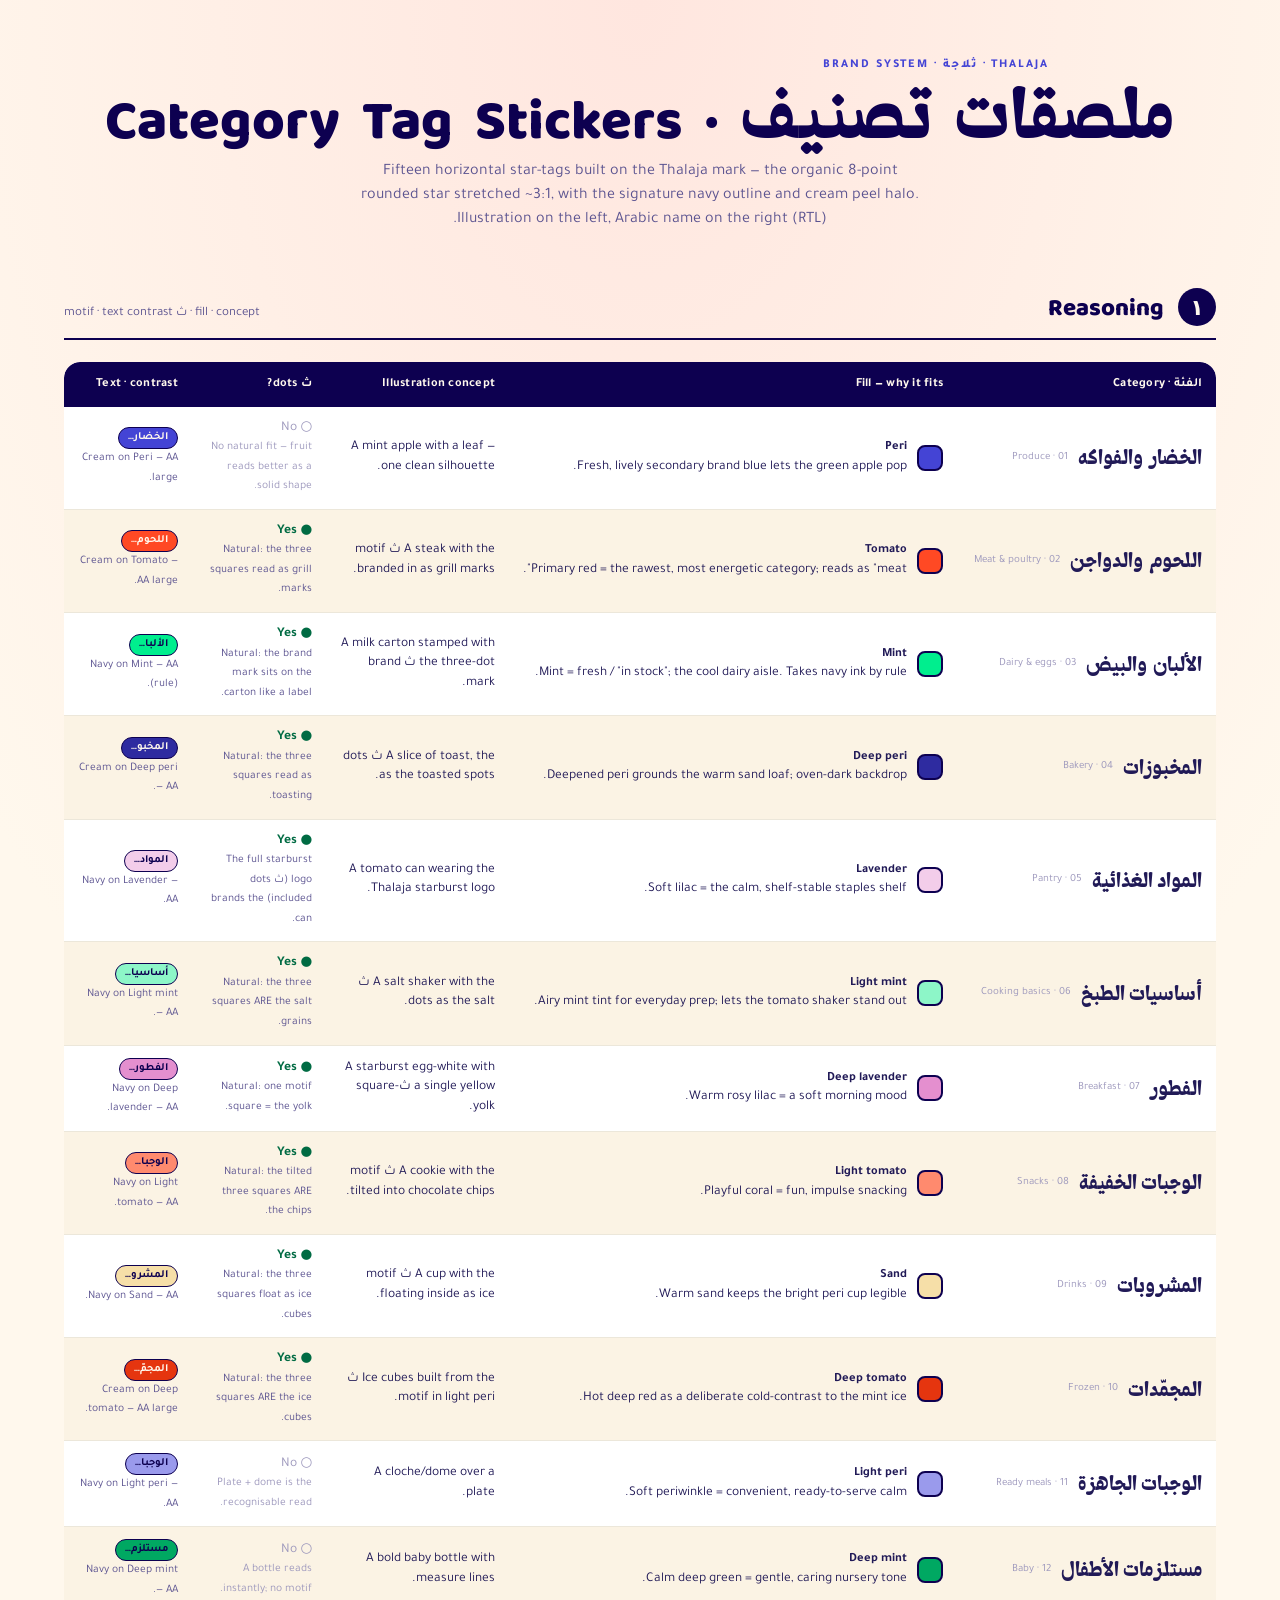
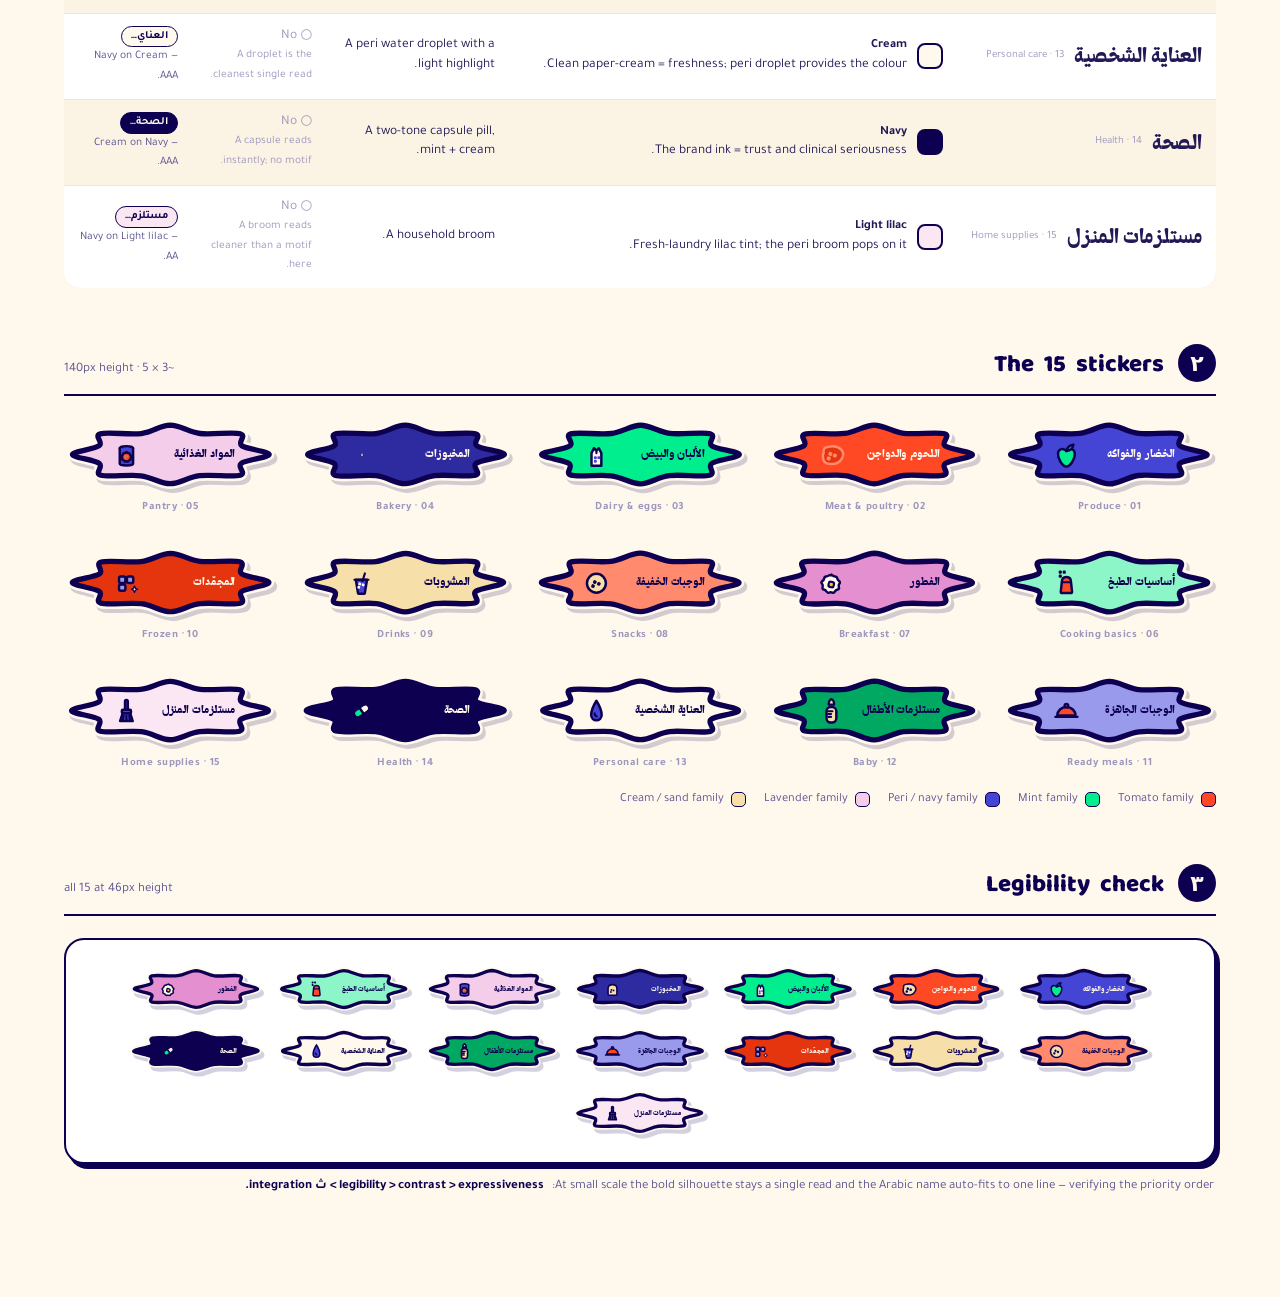
<file: Documentation/assets/Thalaja_Design_System/deliverables/Category Tag Stickers.html>
<!DOCTYPE html>
<html lang="ar" dir="rtl">
<head>
<meta charset="utf-8">
<meta name="viewport" content="width=device-width, initial-scale=1">
<title>Thalaja — Category Tag Stickers</title>
<link rel="stylesheet" href="../styles.css">
<style>
  :root {
    --tomato:#FF4924; --lt-tomato:#FF8A6E; --dp-tomato:#E5350F;
    --mint:#00EE8E;   --lt-mint:#8DF6C8;   --dp-mint:#00A862;
    --peri:#4444D5;   --lt-peri:#9A9AEC;   --dp-peri:#2E2BA0;
    --lav:#F3CDEA;    --dp-lav:#E48FCF;    --lt-lav:#FBE6F4;
    --sand:#F6DFA8;
    --navy:#0D0050;   --cream:#FFF8ED;
  }
  * { box-sizing: border-box; }
  html, body { margin:0; }
  body {
    background:
      radial-gradient(120% 80% at 50% 0%, #ffe6df 0%, var(--cream) 55%);
    color: var(--navy);
    font-family: var(--font-body);
    min-height: 100vh;
    padding: 56px clamp(20px, 5vw, 72px) 100px;
  }
  .wrap { max-width: 1280px; margin: 0 auto; }

  /* ── Masthead ─────────────────────────────── */
  .mast { text-align: center; margin-bottom: 14px; }
  .mast .kicker {
    font-family: var(--font-body); font-weight: 800;
    font-size: 12px; letter-spacing: .16em; text-transform: uppercase;
    color: var(--indigo); margin: 0 0 10px;
  }
  .mast h1 {
    font-family: var(--font-display);
    font-size: clamp(34px, 5vw, 56px); line-height: 1.15;
    margin: 0; color: var(--navy); font-weight: 800;
  }
  .mast p {
    font-size: 16px; color: var(--ink-500); max-width: 560px;
    margin: 12px auto 0; line-height: 1.5;
  }

  /* ── Section frame ────────────────────────── */
  .sec { margin-top: 56px; }
  .sec-head { display:flex; align-items:baseline; gap:14px; margin-bottom:22px;
    border-bottom: 2.5px solid var(--navy); padding-bottom: 12px; }
  .sec-head .no {
    font-family: var(--font-display); font-weight:800; font-size: 22px;
    color: var(--cream); background: var(--navy);
    width: 38px; height: 38px; border-radius: 999px;
    display:grid; place-items:center; flex:0 0 auto;
  }
  .sec-head h2 { font-family: var(--font-display); font-weight:800;
    font-size: 24px; margin:0; color: var(--navy); }
  .sec-head .meta { font-size: 13px; color: var(--ink-500); margin-right:auto; }

  /* ── Reasoning table ──────────────────────── */
  .tbl-scroll { overflow-x: auto; border-radius: 16px; }
  table { border-collapse: collapse; width:100%; min-width: 880px;
    background: var(--white); border-radius: 16px; overflow:hidden;
    box-shadow: 4px 5px 0 rgba(13,0,80,.10); }
  thead th {
    background: var(--navy); color: var(--cream); text-align: right;
    font-family: var(--font-body); font-weight:700; font-size: 12.5px;
    letter-spacing:.02em; padding: 13px 14px; white-space: nowrap;
  }
  tbody td { padding: 12px 14px; font-size: 13.5px; line-height:1.45;
    border-bottom: 1.5px solid var(--border-soft); color: var(--text-body);
    vertical-align: middle; }
  tbody tr:last-child td { border-bottom: none; }
  tbody tr:nth-child(even) td { background: var(--surface-sunken); }
  .cat-cell { display:flex; align-items:center; gap:10px; white-space:nowrap; }
  .cat-cell .ar { font-family: var(--font-display); font-weight:800; font-size:16px; }
  .cat-cell .en { font-size:11px; color: var(--ink-300); }
  .swatch { width: 26px; height: 26px; border-radius: 8px;
    border: 2px solid var(--navy); flex:0 0 auto; }
  .fillname { font-weight:700; font-size:12.5px; white-space:nowrap; }
  .dot-yes { color: var(--success-ink); font-weight:700; }
  .dot-no  { color: var(--ink-300); }
  .pill { display:inline-block; padding: 2px 9px; border-radius:999px;
    font-size:11px; font-weight:700; border:1.5px solid var(--navy); }

  /* ── Sticker grid ─────────────────────────── */
  .grid { display:grid; grid-template-columns: repeat(5, 1fr);
    gap: 30px 22px; align-items:center; justify-items:center; }
  .cell { display:flex; flex-direction:column; align-items:center; gap:9px;
    width:100%; max-width: 408px; }
  .cell .idx { font-size:11px; font-weight:700; color: var(--ink-300);
    font-family: var(--font-body); letter-spacing:.04em; text-align:center; }
  /* fluid sticker: fills its cell, never taller than ~140px (aspect 320:110) */
  .cell .sticker { width:100%; aspect-ratio: 320 / 110; }

  .sticker { position: relative; line-height:0; }
  .sticker .star { display:block; width:100%; height:100%;
    filter: drop-shadow(3px 4px 0 rgba(13,0,80,.18)); }
  .sticker .content {
    position:absolute; left:19.5%; right:19.5%; top:26%; bottom:26%;
    display:flex; flex-direction:row; align-items:center; gap:5%;
    direction: ltr;
  }
  .sticker .art { flex:0 0 33%; height:100%;
    display:flex; align-items:center; justify-content:center; }
  .sticker .art svg { width:100%; height:100%; overflow:visible;
    display:block; max-height:118%; }
  .sticker .label {
    flex:1 1 auto; min-width:0; direction: rtl; text-align: right;
    font-family: var(--font-display); font-weight:800;
    white-space: nowrap; line-height:1; letter-spacing:-0.01em;
  }

  /* ── Legibility strip ─────────────────────── */
  .strip { background: var(--white); border:2.5px solid var(--navy);
    border-radius: 20px; padding: 26px 22px; box-shadow: 4px 5px 0 var(--navy);
    display:flex; flex-wrap:wrap; gap: 16px 14px; align-items:center; justify-content:center; }
  .strip .sticker { line-height:0; }
  .strip-note { font-size:13px; color: var(--ink-500); margin: 14px 2px 0;
    display:flex; align-items:center; gap:8px; }
  .strip-note b { color: var(--navy); }

  .legend { display:flex; flex-wrap:wrap; gap: 8px 18px; margin-top:18px;
    font-size:12.5px; color: var(--ink-500); }
  .legend span { display:flex; align-items:center; gap:7px; }
  .legend i { width:15px; height:15px; border-radius:5px; border:1.5px solid var(--navy);
    display:inline-block; }

  /* ── Tweaks panel ─────────────────────────── */
  #tweaks { position: fixed; top: 20px; left: 20px; z-index: 50;
    width: 268px; background: var(--cream); direction: ltr; text-align: left;
    border: 2.5px solid var(--navy); border-radius: 22px;
    box-shadow: 5px 6px 0 var(--navy);
    font-family: var(--font-body); color: var(--navy);
    padding: 16px 16px 18px; display: none; }
  #tweaks[data-on="1"] { display: block; }
  #tweaks .tw-head { display:flex; align-items:center; justify-content:space-between;
    margin-bottom: 14px; }
  #tweaks .tw-title { font-family: var(--font-display); font-weight:800; font-size:19px; }
  #tweaks .tw-close { width:28px; height:28px; border-radius:999px; flex:0 0 auto;
    border:2px solid var(--navy); background:var(--white); color:var(--navy);
    font-size:15px; line-height:1; cursor:pointer; font-weight:700;
    display:grid; place-items:center; }
  #tweaks .tw-close:active { transform: translate(1px,1px); }
  .tw-field { margin-top: 15px; }
  .tw-field > label { display:flex; align-items:baseline; justify-content:space-between;
    font-size:12px; font-weight:700; letter-spacing:.04em; text-transform:uppercase;
    color: var(--ink-500); margin-bottom: 7px; }
  .tw-field .tw-val { font-family: var(--font-display); font-weight:800; font-size:13px;
    color: var(--navy); text-transform:none; letter-spacing:0; }
  .tw-hint { font-size:11.5px; color: var(--ink-300); margin-top:5px; line-height:1.3; }
  /* slider */
  .tw-range { -webkit-appearance:none; appearance:none; width:100%; height:8px;
    border-radius:999px; background: var(--indigo-tint); border:2px solid var(--navy);
    outline:none; cursor:pointer; }
  .tw-range::-webkit-slider-thumb { -webkit-appearance:none; appearance:none;
    width:22px; height:22px; border-radius:999px; background: var(--red);
    border:2.5px solid var(--navy); box-shadow:2px 2px 0 var(--navy); cursor:grab; }
  .tw-range::-moz-range-thumb { width:20px; height:20px; border-radius:999px;
    background: var(--red); border:2.5px solid var(--navy); cursor:grab; }
  /* segmented */
  .tw-seg { display:grid; grid-template-columns: repeat(3,1fr); gap:6px; }
  .tw-seg button { font-family: var(--font-body); font-weight:700; font-size:12.5px;
    padding:9px 4px; border-radius:12px; border:2px solid var(--navy);
    background: var(--white); color: var(--navy); cursor:pointer; transition: .08s ease; }
  .tw-seg button[aria-pressed="true"] { background: var(--navy); color: var(--cream); }
  .tw-seg button:active { transform: translate(1px,1px); }
</style>
</head>
<body>
<div class="wrap">

  <header class="mast">
    <p class="kicker">Thalaja · ثلاجة · Brand System</p>
    <h1>ملصقات تصنيف · Category Tag Stickers</h1>
    <p>Fifteen horizontal star-tags built on the Thalaja mark — the organic 8-point rounded star stretched ~3:1, with the signature navy outline and cream peel halo. Illustration on the left, Arabic name on the right (RTL).</p>
  </header>

  <!-- 1 · Reasoning -->
  <section class="sec">
    <div class="sec-head">
      <span class="no">١</span>
      <h2>Reasoning</h2>
      <span class="meta">fill · concept · ث motif · text contrast</span>
    </div>
    <div class="tbl-scroll">
      <table id="reason-table">
        <thead>
          <tr>
            <th>الفئة · Category</th>
            <th>Fill — why it fits</th>
            <th>Illustration concept</th>
            <th>ث dots?</th>
            <th>Text · contrast</th>
          </tr>
        </thead>
        <tbody><!-- generated --></tbody>
      </table>
    </div>
  </section>

  <!-- 2 · Grid -->
  <section class="sec">
    <div class="sec-head">
      <span class="no">٢</span>
      <h2>The 15 stickers</h2>
      <span class="meta">~140px height · 5 × 3</span>
    </div>
    <div class="grid" id="grid"><!-- generated --></div>
    <div class="legend">
      <span><i style="background:var(--tomato)"></i>Tomato family</span>
      <span><i style="background:var(--mint)"></i>Mint family</span>
      <span><i style="background:var(--peri)"></i>Peri / navy family</span>
      <span><i style="background:var(--lav)"></i>Lavender family</span>
      <span><i style="background:var(--sand)"></i>Cream / sand family</span>
    </div>
  </section>

  <!-- 3 · Legibility -->
  <section class="sec">
    <div class="sec-head">
      <span class="no">٣</span>
      <h2>Legibility check</h2>
      <span class="meta">all 15 at 46px height</span>
    </div>
    <div class="strip" id="strip"><!-- generated --></div>
    <p class="strip-note">At small scale the bold silhouette stays a single read and the Arabic name auto-fits to one line — verifying the priority order: <b>legibility&nbsp;&gt;&nbsp;contrast&nbsp;&gt;&nbsp;expressiveness&nbsp;&gt;&nbsp;ث&nbsp;integration.</b></p>
  </section>

</div>

<!-- Tweaks panel -->
<aside id="tweaks" aria-label="Tweaks">
  <div class="tw-head">
    <span class="tw-title">Tweaks</span>
    <button class="tw-close" id="tw-close" title="Close" aria-label="Close">✕</button>
  </div>

  <div class="tw-field">
    <label for="tw-energy">Star energy <span class="tw-val" id="tw-energy-val">—</span></label>
    <input type="range" class="tw-range" id="tw-energy" min="0" max="100" step="1">
    <div class="tw-hint">Soft pebble → bold starburst.</div>
  </div>

  <div class="tw-field">
    <label for="tw-wobble">Hand-cut wobble <span class="tw-val" id="tw-wobble-val">—</span></label>
    <input type="range" class="tw-range" id="tw-wobble" min="0" max="100" step="1">
    <div class="tw-hint">Machine-crisp → hand-stuck &amp; scattered.</div>
  </div>

  <div class="tw-field">
    <label>Sticker finish</label>
    <div class="tw-seg" id="tw-finish">
      <button type="button" data-finish="peel">Peel</button>
      <button type="button" data-finish="inked">Inked</button>
      <button type="button" data-finish="soft">Soft</button>
    </div>
    <div class="tw-hint">Cream-halo sticker · bold flat ink · gentle soft chip.</div>
  </div>
</aside>

<script>
/* ════════════════════════════════════════════════════════════
   Star-tag shape — organic 8-point rounded star, stretched 3:1.
   Catmull-Rom through 16 alternating outer/inner vertices around
   an ellipse, with small seeded jitter for a hand-cut feel.
   ════════════════════════════════════════════════════════════ */
const VB_W = 320, VB_H = 110, RATIO = VB_W / VB_H;
const CX = 160, CY = 55, RX = 148, RY = 44, POINTS = 8;

/* ════════════════════════════════════════════════════════════
   TWEAKS — three expressive controls that reshape the whole feel.
   • starEnergy  soft pebble (0) → spiky starburst (100)
   • wobble      machine-crisp (0) → hand-cut & scattered (100)
   • finish      'peel' (cream-halo sticker) | 'inked' (bold flat) | 'soft' (gentle chip)
   ════════════════════════════════════════════════════════════ */
const TWEAK_DEFAULTS = /*EDITMODE-BEGIN*/{
  "starEnergy": 38,
  "wobble": 0,
  "finish": "peel"
}/*EDITMODE-END*/;
const TW = Object.assign({}, TWEAK_DEFAULTS);

const FINISH = {
  peel:  { halo:16, outline:8, shadow:'drop-shadow(3px 4px 0 rgba(13,0,80,.18))' },
  inked: { halo:0,  outline:9, shadow:'drop-shadow(3px 5px 0 rgba(13,0,80,.32))' },
  soft:  { halo:0,  outline:0, shadow:'drop-shadow(0 7px 15px rgba(13,0,80,.20))' }
};
// map the two sliders to geometry
function starOpts(){
  const e = TW.starEnergy/100, w = TW.wobble/100;
  return {
    inner: 0.91 - 0.34*e,        // high inner = round pill; low = deep spikes
    jr: 0.015 + 0.20*w,          // radius jitter
    ja: 0.008 + 0.10*w,          // angle jitter
    rotMax: 4.5*w                 // per-sticker rotation (deg)
  };
}

function mulberry32(a){ return function(){ a|=0; a=a+0x6D2B79F5|0;
  let t=Math.imul(a^a>>>15,1|a); t=t+Math.imul(t^t>>>7,61|t)^t;
  return ((t^t>>>14)>>>0)/4294967296; }; }

function starVerts(seed, o){
  const rng = mulberry32(seed*2654435761 >>> 0);
  const total = POINTS*2, v=[];
  for(let i=0;i<total;i++){
    const outer = i%2===0;
    const ang = (i/total)*Math.PI*2 - Math.PI/2;
    const jr = 1 + (rng()-0.5)*o.jr;
    const ja = (rng()-0.5)*o.ja;
    const r  = (outer?1:o.inner)*jr;
    v.push([ CX + Math.cos(ang+ja)*RX*r, CY + Math.sin(ang+ja)*RY*r ]);
  }
  return v;
}
function catmullClosed(p){
  const n=p.length; let d=`M ${p[0][0].toFixed(1)} ${p[0][1].toFixed(1)} `;
  for(let i=0;i<n;i++){
    const a=p[(i-1+n)%n], b=p[i], c=p[(i+1)%n], e=p[(i+2)%n];
    const c1x=b[0]+(c[0]-a[0])/6, c1y=b[1]+(c[1]-a[1])/6;
    const c2x=c[0]-(e[0]-b[0])/6, c2y=c[1]-(e[1]-b[1])/6;
    d+=`C ${c1x.toFixed(1)} ${c1y.toFixed(1)} ${c2x.toFixed(1)} ${c2y.toFixed(1)} ${c[0].toFixed(1)} ${c[1].toFixed(1)} `;
  }
  return d+'Z';
}
function starPath(seed, o){ return catmullClosed(starVerts(seed, o)); }

/* ── ث three-square motif (used only where natural) ── */
function thMotif(color, cx, cy, s){
  s = s || 11;
  const r = (s*0.34).toFixed(1);
  const sq = (x,y)=>`<rect x="${(x).toFixed(1)}" y="${(y).toFixed(1)}" width="${s}" height="${s}" rx="${r}" fill="${color}"/>`;
  // cluster: top-right pair + one lower-left (mirrors the logo mark)
  return sq(cx, cy) + sq(cx+s*1.25, cy) + sq(cx, cy+s*1.25);
}
// motif with optional rotation around the cluster centre
function motif(color, cx, cy, s, rot){
  const m = thMotif(color, cx, cy, s);
  if(!rot) return m;
  const rx = (cx + s*0.6).toFixed(1), ry = (cy + s*0.6).toFixed(1);
  return `<g transform="rotate(${rot} ${rx} ${ry})">${m}</g>`;
}
// the Thalaja starburst seal (from assets/blob-starburst.svg), centred ~(110,110), r≈95
const BLOB='M 123.7 22.3 Q 110.0 10.0 123.7 22.3 Q 137.4 34.6 154.9 35.1 Q 172.4 35.7 175.7 52.9 Q 179.1 70.1 194.1 81.3 Q 209.1 92.5 196.7 107.8 Q 184.2 123.1 191.6 142.3 Q 199.1 161.4 179.2 165.1 Q 159.4 168.9 151.6 185.8 Q 143.8 202.7 126.9 196.8 Q 110.0 190.9 93.3 196.2 Q 76.7 201.6 68.1 185.9 Q 59.5 170.1 40.7 165.5 Q 21.8 160.9 29.0 142.0 Q 36.1 123.0 22.8 107.6 Q 9.4 92.3 25.9 81.6 Q 42.3 70.9 44.8 53.1 Q 47.2 35.2 64.8 34.6 Q 82.3 33.9 96.2 22.0 Z';
const YOLK='#F4C430';
function blobShape(cx, cy, r, fill){
  const s = r/95, tx=(cx-110*s).toFixed(2), ty=(cy-110*s).toFixed(2), sw=(7/s).toFixed(1);
  return `<g transform="translate(${tx} ${ty}) scale(${s.toFixed(4)})"><path d="${BLOB}" fill="${fill}" stroke="${N}" stroke-width="${sw}" stroke-linejoin="round"/></g>`;
}
// the full app-icon mark: red starburst + navy outline + three mint ث-dots
function logoMark(cx, cy, r){
  const d = (r*0.30);
  const sq=(dx,dy)=>`<rect x="${(cx+dx).toFixed(1)}" y="${(cy+dy).toFixed(1)}" width="${d.toFixed(1)}" height="${d.toFixed(1)}" rx="${(d*0.32).toFixed(1)}" fill="${C.mint}"/>`;
  return blobShape(cx, cy, r, C.tomato)
    + sq(-d*1.15, -d*1.25) + sq(d*0.1, -d*1.25) + sq(-d*1.15, -d*0.05);
}

/* ════════════════════════════════════════════════════════════
   ILLUSTRATIONS — one consistent style:
   bold single-color silhouette + 7px navy outline, round joins,
   minimal internal detail. Built to read at 32px. viewBox 100×100.
   Each icon is a function of its accent colour `c` (never the fill).
   ════════════════════════════════════════════════════════════ */
const N='#0D0050';
const C={tomato:'#FF4924',ltTomato:'#FF8A6E',dpTomato:'#E5350F',mint:'#00EE8E',ltMint:'#8DF6C8',dpMint:'#00A862',peri:'#4444D5',ltPeri:'#9A9AEC',dpPeri:'#2E2BA0',lav:'#F3CDEA',dpLav:'#E48FCF',ltLav:'#FBE6F4',sand:'#F6DFA8',cream:'#FFF8ED',navy:'#0D0050'};
const OUT='stroke="#0D0050" stroke-width="7" stroke-linejoin="round" stroke-linecap="round"';
const DET='stroke="#0D0050" stroke-width="6" fill="none" stroke-linecap="round" stroke-linejoin="round"'; // internal navy detail

const ICON = {
  /* 1 — apple + leaf */
  produce: c => `
    <path d="M50 40 C43 31 27 32 26 47 C25 62 39 84 50 84 C61 84 75 62 74 47 C73 32 57 31 50 40 Z" fill="${c}" ${OUT}/>
    <path d="M50 40 Q53 24 70 22 Q67 38 50 40 Z" fill="${c}" ${OUT}/>`,
  /* 2 — steak, ث motif branded as grill marks */
  meat: c => `
    <path d="M28 44 Q24 30 42 28 Q64 23 78 36 Q88 47 80 61 Q72 77 50 77 Q27 78 26 58 Q25 50 28 44 Z" fill="${c}" ${OUT}/>
    ${motif(N, 41, 43, 11, 20)}`,
  /* 3 — milk carton stamped with the three-dot ث brand mark */
  dairy: c => `
    <path d="M36 46 L36 82 L64 82 L64 46 L57 32 L50 39 L43 32 Z" fill="${c}" ${OUT}/>
    <path d="M50 39 L50 46" ${DET}/>
    ${motif(C.peri, 43, 55, 8, 0)}`,
  /* 4 — slice of toast, ث dots as the toasted spots */
  bakery: c => `
    <path d="M30 48 Q30 30 50 30 Q70 30 70 48 L70 74 Q70 78 66 78 L34 78 Q30 78 30 74 Z" fill="${c}" ${OUT}/>
    ${motif(N, 41, 50, 8, 14)}`,
  /* 5 — tomato can wearing the Thalaja starburst logo */
  pantry: c => `
    <ellipse cx="50" cy="32" rx="19" ry="6" fill="${c}" ${OUT}/>
    <path d="M31 32 L31 76 Q31 81 50 81 Q69 81 69 76 L69 32" fill="${c}" ${OUT}/>
    ${logoMark(50, 57, 14)}`,
  /* 6 — salt shaker (ث = the salt) */
  cooking: c => `
    <path d="M37 48 Q37 34 50 34 Q63 34 63 48 L66 76 Q66 80 62 80 L38 80 Q34 80 34 76 Z" fill="${c}" ${OUT}/>
    <path d="M37 49 L63 49" ${DET}/>
    GROUP_TH`,
  /* 7 — egg: starburst white + one yellow ث-square yolk */
  breakfast: c => `
    ${blobShape(48, 54, 27, C.cream)}
    <rect x="42" y="48" width="15" height="15" rx="5" transform="rotate(13 49.5 55.5)" fill="${YOLK}" stroke="${N}" stroke-width="6" stroke-linejoin="round"/>`,
  /* 8 — cookie with the ث motif tilted into chocolate chips */
  snacks: c => `
    <circle cx="50" cy="52" r="27" fill="${c}" ${OUT}/>
    ${motif(N, 40, 44, 10, 24)}`,
  /* 9 — cup with the ث motif as ice cubes inside */
  drinks: c => `
    <path d="M34 42 L40 78 Q40 82 45 82 L55 82 Q60 82 60 78 L66 42 Z" fill="${c}" ${OUT}/>
    <path d="M30 42 L70 42" ${DET}/>
    <path d="M60 24 L53 46" ${DET}/>
    ${motif(C.cream, 41, 50, 8, 16)}`,
  /* 10 — ice cubes built from the ث motif in light peri */
  frozen: c => {
    const s=18, cx=29, cy=33, r=(s*0.28).toFixed(1);
    const cube=(x,y)=>`<rect x="${x}" y="${y}" width="${s}" height="${s}" rx="${r}" fill="${C.ltPeri}" ${OUT}/>`;
    return cube(cx,cy) + cube(cx+s*1.25, cy) + cube(cx, cy+s*1.25)
      + `<path d="M73 60 l2.6 6.5 l6.5 2.6 l-6.5 2.6 l-2.6 6.5 l-2.6 -6.5 l-6.5 -2.6 l6.5 -2.6 Z" fill="${C.cream}" stroke="${N}" stroke-width="3.5" stroke-linejoin="round"/>`;
  },
  /* 11 — cloche over plate */
  ready: c => `
    <path d="M24 64 a26 24 0 0 1 52 0 Z" fill="${c}" ${OUT}/>
    <path d="M18 68 L82 68" ${DET}/>
    <circle cx="50" cy="36" r="5" fill="${c}" ${OUT}/>`,
  /* 12 — bold baby bottle */
  baby: c => `
    <path d="M42 33 Q42 21 50 17 Q58 21 58 33 Z" fill="${c}" ${OUT}/>
    <rect x="43" y="33" width="14" height="7" rx="2.5" fill="${c}" ${OUT}/>
    <rect x="36" y="40" width="28" height="44" rx="12" fill="${c}" ${OUT}/>
    <path d="M41 52 L53 52 M41 60 L49 60 M41 68 L49 68" ${DET}/>`,
  /* 13 — water droplet */
  care: c => `
    <path d="M50 22 C35 46 35 60 35 63 a15 15 0 0 0 30 0 C65 60 65 46 50 22 Z" fill="${c}" ${OUT}/>
    <path d="M45 58 a9 9 0 0 0 6 9" ${DET}/>`,
  /* 14 — two-tone capsule pill */
  health: c => `
    <g transform="rotate(-35 50 50)">
      <rect x="26" y="40" width="48" height="22" rx="11" fill="${C.cream}" ${OUT}/>
      <path d="M26 51 a11 11 0 0 1 11 -11 H50 v22 H37 a11 11 0 0 1 -11 -11 Z" fill="${c}" stroke="${N}" stroke-width="7" stroke-linejoin="round"/>
    </g>`,
  /* 15 — household broom */
  home: c => `
    <rect x="46" y="20" width="8" height="30" rx="4" fill="${c}" ${OUT}/>
    <rect x="37" y="48" width="26" height="10" rx="3" fill="${c}" ${OUT}/>
    <path d="M39 58 L61 58 L68 80 L32 80 Z" fill="${c}" ${OUT}/>
    <path d="M42 64 L40 78 M50 64 L50 79 M58 64 L60 78" ${DET}/>`
};

/* ════════════════════════════════════════════════════════════
   THE 15 CATEGORIES
   ════════════════════════════════════════════════════════════ */
const DATA = [
  { ar:'الخضار والفواكه', en:'Produce', art:'produce', artColor:C.mint,
    fill:C.peri, fillName:'Peri', text:C.cream,
    why:'Fresh, lively secondary brand blue lets the green apple pop.',
    concept:'A mint apple with a leaf — one clean silhouette.',
    dots:false, dotWhy:'No natural fit — fruit reads better as a solid shape.',
    txt:'Cream on Peri — AA large.' },

  { ar:'اللحوم والدواجن', en:'Meat & poultry', art:'meat', artColor:C.sand,
    fill:C.tomato, fillName:'Tomato', text:C.cream,
    why:'Primary red = the rawest, most energetic category; reads as "meat".',
    concept:'A steak with the ث motif branded in as grill marks.',
    dots:true, dotWhy:'Natural: the three squares read as grill marks.',
    txt:'Cream on Tomato — AA large.' },

  { ar:'الألبان والبيض', en:'Dairy & eggs', art:'dairy', artColor:C.cream,
    fill:C.mint, fillName:'Mint', text:C.navy,
    why:'Mint = fresh / "in stock"; the cool dairy aisle. Takes navy ink by rule.',
    concept:'A milk carton stamped with the three-dot ث brand mark.',
    dots:true, dotWhy:'Natural: the brand mark sits on the carton like a label.',
    txt:'Navy on Mint — AA (rule).' },

  { ar:'المخبوزات', en:'Bakery', art:'bakery', artColor:C.sand,
    fill:C.dpPeri, fillName:'Deep peri', text:C.cream,
    why:'Deepened peri grounds the warm sand loaf; oven-dark backdrop.',
    concept:'A slice of toast, the ث dots as the toasted spots.',
    dots:true, dotWhy:'Natural: the three squares read as toasting.',
    txt:'Cream on Deep peri — AA.' },

  { ar:'المواد الغذائية', en:'Pantry', art:'pantry', artColor:C.peri,
    fill:C.lav, fillName:'Lavender', text:C.navy,
    why:'Soft lilac = the calm, shelf-stable staples shelf.',
    concept:'A tomato can wearing the Thalaja starburst logo.',
    dots:true, dotWhy:'The full starburst logo (ث dots included) brands the can.',
    txt:'Navy on Lavender — AA.' },

  { ar:'أساسيات الطبخ', en:'Cooking basics', art:'cooking', artColor:C.tomato,
    fill:C.ltMint, fillName:'Light mint', text:C.navy,
    why:'Airy mint tint for everyday prep; lets the tomato shaker stand out.',
    concept:'A salt shaker with the ث dots as the salt.',
    dots:true, dotWhy:'Natural: the three squares ARE the salt grains.',
    txt:'Navy on Light mint — AA.' },

  { ar:'الفطور', en:'Breakfast', art:'breakfast', artColor:C.tomato,
    fill:C.dpLav, fillName:'Deep lavender', text:C.navy,
    why:'Warm rosy lilac = a soft morning mood.',
    concept:'A starburst egg-white with a single yellow ث-square yolk.',
    dots:true, dotWhy:'Natural: one motif square = the yolk.',
    txt:'Navy on Deep lavender — AA.' },

  { ar:'الوجبات الخفيفة', en:'Snacks', art:'snacks', artColor:C.sand,
    fill:C.ltTomato, fillName:'Light tomato', text:C.navy,
    why:'Playful coral = fun, impulse snacking.',
    concept:'A cookie with the ث motif tilted into chocolate chips.',
    dots:true, dotWhy:'Natural: the tilted three squares ARE the chips.',
    txt:'Navy on Light tomato — AA.' },

  { ar:'المشروبات', en:'Drinks', art:'drinks', artColor:C.peri,
    fill:C.sand, fillName:'Sand', text:C.navy,
    why:'Warm sand keeps the bright peri cup legible.',
    concept:'A cup with the ث motif floating inside as ice.',
    dots:true, dotWhy:'Natural: the three squares float as ice cubes.',
    txt:'Navy on Sand — AA.' },

  { ar:'المجمّدات', en:'Frozen', art:'frozen', artColor:C.mint,
    fill:C.dpTomato, fillName:'Deep tomato', text:C.cream,
    why:'Hot deep red as a deliberate cold-contrast to the mint ice.',
    concept:'Ice cubes built from the ث motif in light peri.',
    dots:true, dotWhy:'Natural: the three squares ARE the ice cubes.',
    txt:'Cream on Deep tomato — AA large.' },

  { ar:'الوجبات الجاهزة', en:'Ready meals', art:'ready', artColor:C.tomato,
    fill:C.ltPeri, fillName:'Light peri', text:C.navy,
    why:'Soft periwinkle = convenient, ready-to-serve calm.',
    concept:'A cloche/dome over a plate.',
    dots:false, dotWhy:'Plate + dome is the recognisable read.',
    txt:'Navy on Light peri — AA.' },

  { ar:'مستلزمات الأطفال', en:'Baby', art:'baby', artColor:C.sand,
    fill:C.dpMint, fillName:'Deep mint', text:C.navy,
    why:'Calm deep green = gentle, caring nursery tone.',
    concept:'A bold baby bottle with measure lines.',
    dots:false, dotWhy:'A bottle reads instantly; no motif.',
    txt:'Navy on Deep mint — AA.' },

  { ar:'العناية الشخصية', en:'Personal care', art:'care', artColor:C.peri,
    fill:C.cream, fillName:'Cream', text:C.navy,
    why:'Clean paper-cream = freshness; peri droplet provides the colour.',
    concept:'A peri water droplet with a light highlight.',
    dots:false, dotWhy:'A droplet is the cleanest single read.',
    txt:'Navy on Cream — AAA.' },

  { ar:'الصحة', en:'Health', art:'health', artColor:C.mint,
    fill:C.navy, fillName:'Navy', text:C.cream,
    why:'The brand ink = trust and clinical seriousness.',
    concept:'A two-tone capsule pill, mint + cream.',
    dots:false, dotWhy:'A capsule reads instantly; no motif.',
    txt:'Cream on Navy — AAA.' },

  { ar:'مستلزمات المنزل', en:'Home supplies', art:'home', artColor:C.peri,
    fill:C.ltLav, fillName:'Light lilac', text:C.navy,
    why:'Fresh-laundry lilac tint; the peri broom pops on it.',
    concept:'A household broom.',
    dots:false, dotWhy:'A broom reads cleaner than a motif here.',
    txt:'Navy on Light lilac — AA.' }
];

/* ── ث motif placement (only cooking still uses GROUP_TH; others embed inline) ── */
const TH_PLACEMENT = {
  cooking:  thMotif(N, 28, 16, 9)     // salt sprinkling above the shaker
};
function artSVG(key, color){
  let inner = ICON[key](color);
  inner = inner.replace('GROUP_TH', TH_PLACEMENT[key] || '');
  return `<svg viewBox="0 0 100 100" preserveAspectRatio="xMidYMid meet">${inner}</svg>`;
}

/* ── build a sticker. height=px for fixed (strip); null for fluid (grid) ── */
function makeSticker(item, idx, height){
  const el = document.createElement('div');
  el.className = 'sticker';
  if (height != null){
    el.style.width = Math.round(height * RATIO) + 'px';
    el.style.height = height + 'px';
  }
  const o = starOpts();
  const fin = FINISH[TW.finish] || FINISH.peel;
  const path = starPath(idx + 7, o);
  // hand-cut scatter: seeded rotation of the whole tag
  const rot = (mulberry32(idx*131 + 5)() - 0.5) * 2 * o.rotMax;
  if (rot) el.style.transform = `rotate(${rot.toFixed(2)}deg)`;
  const halo = fin.halo
    ? `<path d="${path}" fill="none" stroke="${C.cream}" stroke-width="${fin.halo}" stroke-linejoin="round"/>`
    : '';
  el.innerHTML = `
    <svg class="star" viewBox="0 0 ${VB_W} ${VB_H}">
      ${halo}
      <path d="${path}" fill="${item.fill}" stroke="${N}" stroke-width="${fin.outline}" stroke-linejoin="round"/>
    </svg>
    <div class="content">
      <div class="art">${artSVG(item.art, item.artColor)}</div>
      <div class="label" style="color:${item.text}">${item.ar}</div>
    </div>`;
  el.querySelector('.star').style.filter = fin.shadow;
  return el;
}

/* ── fit each label: size from rendered sticker height, then shrink to one line ── */
/* ── uniform fit: ONE font size for every label in a scope (longest dictates) ── */
function fitLabels(scope){
  const labs = [...scope.querySelectorAll('.sticker .label')];
  if(!labs.length) return;
  const h = labs[0].closest('.sticker').clientHeight;
  let fs = h * 0.34;
  const apply = v => labs.forEach(l=> l.style.fontSize = v + 'px');
  apply(fs);
  let guard = 0;
  while(guard++ < 140){
    const overflows = labs.some(l => l.scrollWidth > l.clientWidth + 0.5);
    if(!overflows) break;
    fs -= 0.5; apply(fs);
  }
}

/* ── render grid + strip (re-runnable on tweak change) ── */
const grid = document.getElementById('grid');
const strip = document.getElementById('strip');
function renderGrid(){
  grid.innerHTML = '';
  DATA.forEach((item, i)=>{
    const cell = document.createElement('div');
    cell.className = 'cell';
    cell.appendChild(makeSticker(item, i, null));
    const idx = document.createElement('span');
    idx.className = 'idx';
    idx.textContent = String(i+1).padStart(2,'0') + ' · ' + item.en;
    cell.appendChild(idx);
    grid.appendChild(cell);
  });
}
function renderStrip(){
  strip.innerHTML = '';
  DATA.forEach((item, i)=> strip.appendChild(makeSticker(item, i, 46)));
}
function renderStickers(){ renderGrid(); renderStrip(); requestAnimationFrame(fitAll); }
renderStickers();

/* ── render reasoning table ── */
const tbody = document.querySelector('#reason-table tbody');
DATA.forEach((item, i)=>{
  const tr = document.createElement('tr');
  tr.innerHTML = `
    <td>
      <div class="cat-cell">
        <span class="ar">${item.ar}</span>
        <span class="en">${String(i+1).padStart(2,'0')} · ${item.en}</span>
      </div>
    </td>
    <td>
      <div class="cat-cell">
        <span class="swatch" style="background:${item.fill}"></span>
        <span><span class="fillname">${item.fillName}</span><br>${item.why}</span>
      </div>
    </td>
    <td>${item.concept}</td>
    <td>${ item.dots
        ? `<span class="dot-yes">● Yes</span><br><span style="font-size:11.5px;color:var(--ink-500)">${item.dotWhy}</span>`
        : `<span class="dot-no">○ No</span><br><span style="font-size:11.5px;color:var(--ink-300)">${item.dotWhy}</span>` }</td>
    <td><span class="pill" style="background:${item.fill};color:${item.text}">${item.ar.slice(0,6)}…</span><br><span style="font-size:11.5px;color:var(--ink-500)">${item.txt}</span></td>`;
  tbody.appendChild(tr);
});

/* ── fit after fonts load (twice — re-measure once metrics settle) ── */
function fitAll(){ fitLabels(grid); fitLabels(strip); }
fitAll();
if (document.fonts && document.fonts.ready){ document.fonts.ready.then(()=>{ fitAll(); setTimeout(fitAll, 120); }); }
window.addEventListener('load', fitAll);
let rt; window.addEventListener('resize', ()=>{ clearTimeout(rt); rt=setTimeout(fitAll, 150); });

/* ════════════════════════════════════════════════════════════
   TWEAKS — host protocol + live controls
   ════════════════════════════════════════════════════════════ */
(function(){
  const panel   = document.getElementById('tweaks');
  const elEnergy= document.getElementById('tw-energy');
  const elWobble= document.getElementById('tw-wobble');
  const elEVal  = document.getElementById('tw-energy-val');
  const elWVal  = document.getElementById('tw-wobble-val');
  const segWrap = document.getElementById('tw-finish');

  const energyWord = v => v < 20 ? 'pebble' : v < 45 ? 'soft' : v < 70 ? 'star' : v < 88 ? 'burst' : 'spike';
  const wobbleWord = v => v < 12 ? 'crisp' : v < 40 ? 'gentle' : v < 70 ? 'hand-cut' : 'wonky';

  function syncUI(){
    elEnergy.value = TW.starEnergy;
    elWobble.value = TW.wobble;
    elEVal.textContent = energyWord(TW.starEnergy);
    elWVal.textContent = wobbleWord(TW.wobble);
    [...segWrap.children].forEach(b =>
      b.setAttribute('aria-pressed', String(b.dataset.finish === TW.finish)));
  }
  function persist(edits){
    try { window.parent.postMessage({type:'__edit_mode_set_keys', edits}, '*'); } catch(e){}
  }
  function apply(edits, redraw){
    Object.assign(TW, edits);
    syncUI();
    if (redraw) renderStickers();
    persist(edits);
  }

  // live drag = redraw; commit persists (already persisted in apply)
  elEnergy.addEventListener('input', ()=> apply({starEnergy: +elEnergy.value}, true));
  elWobble.addEventListener('input', ()=> apply({wobble: +elWobble.value}, true));
  segWrap.addEventListener('click', e=>{
    const b = e.target.closest('button[data-finish]'); if(!b) return;
    apply({finish: b.dataset.finish}, true);
  });

  // host edit-mode protocol — register listener BEFORE announcing availability
  window.addEventListener('message', e=>{
    const t = e.data && e.data.type;
    if (t === '__activate_edit_mode')   panel.setAttribute('data-on','1');
    if (t === '__deactivate_edit_mode') panel.removeAttribute('data-on');
  });
  document.getElementById('tw-close').addEventListener('click', ()=>{
    panel.removeAttribute('data-on');
    try { window.parent.postMessage({type:'__edit_mode_dismissed'}, '*'); } catch(e){}
  });

  syncUI();
  try { window.parent.postMessage({type:'__edit_mode_available'}, '*'); } catch(e){}
})();
</script>
</body>
</html>

<style id="__om-edit-overrides">
#grid .content [d="M28 44 Q24 30 42 28 Q64 23 78 36 Q88 47 80 61 Q72 77 50 77 Q27 78 26 58 Q25 50 28 44 Z"] { fill: rgb(229, 53, 15) !important }
#grid .content [d="M28 44 Q24 30 42 28 Q64 23 78 36 Q88 47 80 61 Q72 77 50 77 Q27 78 26 58 Q25 50 28 44 Z"] { stroke: rgb(255, 138, 110) !important }
#grid .content [transform="rotate(20 47.6 49.6)"] >rect:nth-child(1) { fill: rgb(246, 223, 168) !important }
#grid .content [transform="rotate(20 47.6 49.6)"] >rect:nth-child(1) { fill: rgb(255, 138, 110) !important }
#grid >.cell .art [x="54.8"] { fill: rgb(255, 138, 110) !important }
#grid .content g >[y="56.8"] { fill: rgb(255, 138, 110) !important }
#grid >div:nth-child(4) .art >svg { width: 60px !important }
#grid >div:nth-child(4) .art >svg { width: 10px !important }
#grid >div:nth-child(4) .art >svg { height: 500px !important }
#grid >div:nth-child(4) .art >svg { width: 40px !important }
#grid >div:nth-child(4) .art >svg { height: 5px !important }
#grid .content [transform="rotate(14 45.8 54.8)"] >rect:nth-child(1) { fill: rgb(255, 138, 110) !important }
#grid .content [transform="rotate(14 45.8 54.8)"] >[x="51.0"] { fill: rgb(255, 138, 110) !important }
#grid .content [transform="rotate(14 45.8 54.8)"] >[y="60.0"] { fill: rgb(255, 138, 110) !important }
#grid .content [d="M42 33 Q42 21 50 17 Q58 21 58 33 Z"] { stroke-width: 6px !important }
#grid > div:nth-child(12) > div:nth-child(1) > div:nth-child(2) > div:nth-child(1) > svg:nth-child(1) > rect:nth-child(2) { opacity: 0 !important }
</style>
</file>
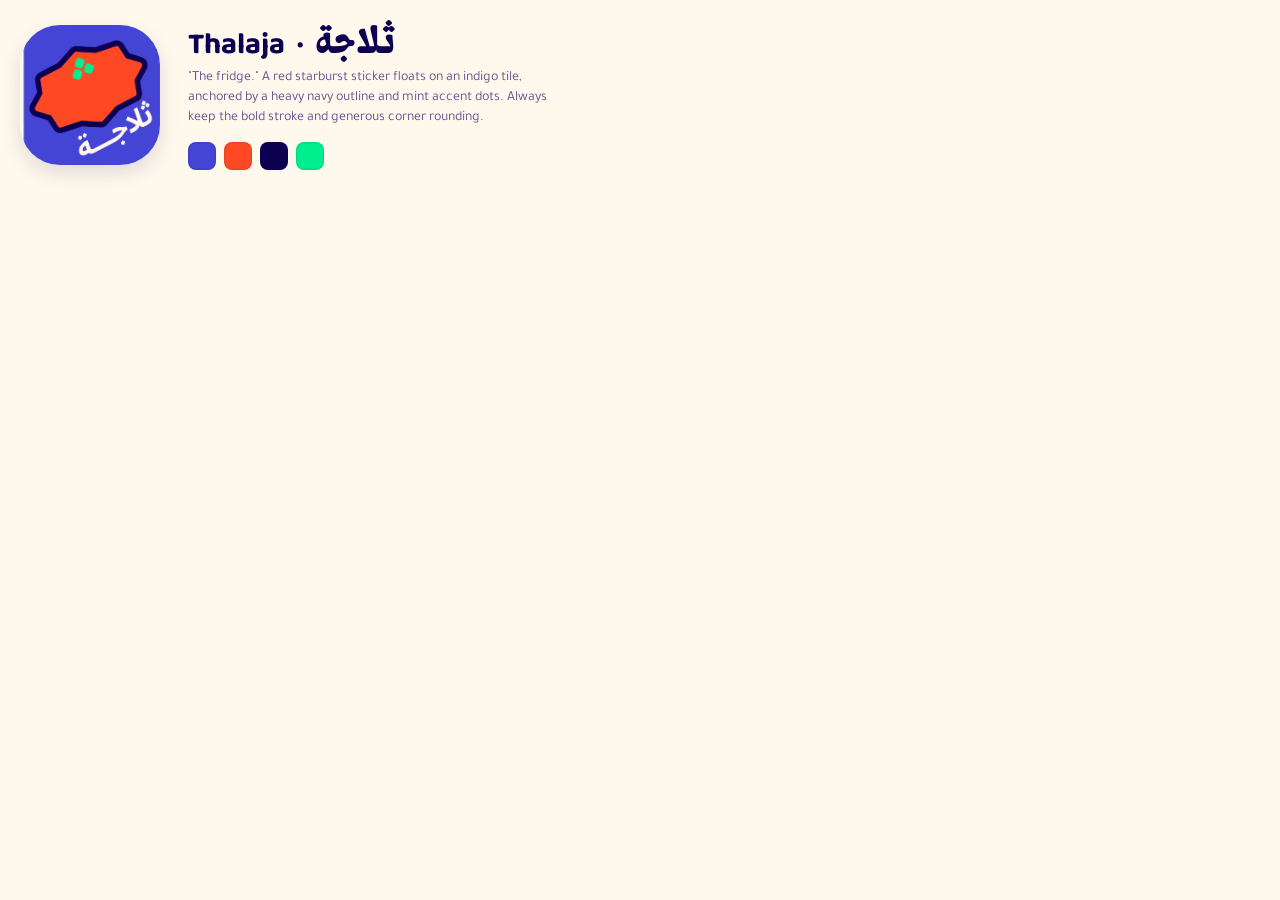
<file: Documentation/assets/Thalaja_Design_System/guidelines/brand-logo.card.html>
<!-- @dsCard group="Brand" viewport="700x260" name="Logo & app icon" subtitle="The Thalaja mark — starburst sticker on an indigo tile" -->
<!DOCTYPE html>
<html lang="en">
<head>
<meta charset="utf-8">
<link rel="stylesheet" href="../styles.css">
<style>
  body { margin: 0; background: var(--bg-app); padding: 20px; font-family: var(--font-body); }
  .row { display: flex; align-items: center; gap: 28px; }
  .tile { width: 140px; height: 140px; border-radius: var(--radius-2xl); overflow: hidden; box-shadow: var(--shadow-md); flex: none; }
  .tile img { width: 100%; height: 100%; display: block; }
  .swatch-row { display: flex; gap: 8px; margin-top: 14px; }
  .swatch-row span { width: 28px; height: 28px; border-radius: 8px; box-shadow: inset 0 0 0 1.5px rgba(13,0,80,.08); }
  h3 { font-family: var(--font-display); color: var(--text-strong); font-size: 30px; margin: 0 0 4px; }
  p { color: var(--text-muted); margin: 0; font-size: 14px; max-width: 360px; }
  .ar { font-family: var(--font-display); direction: rtl; font-size: 40px; color: var(--red); margin-top: 6px; }
</style>
</head>
<body>
  <div class="row">
    <div class="tile"><img src="../assets/logo-app-icon.png" alt="Thalaja app icon"></div>
    <div>
      <h3>Thalaja · ثلاجة</h3>
      <p>"The fridge." A red starburst sticker floats on an indigo tile, anchored by a heavy navy outline and mint accent dots. Always keep the bold stroke and generous corner rounding.</p>
      <div class="swatch-row">
        <span style="background:var(--indigo)"></span>
        <span style="background:var(--red)"></span>
        <span style="background:var(--navy)"></span>
        <span style="background:var(--mint)"></span>
      </div>
    </div>
  </div>
</body>
</html>
</file>
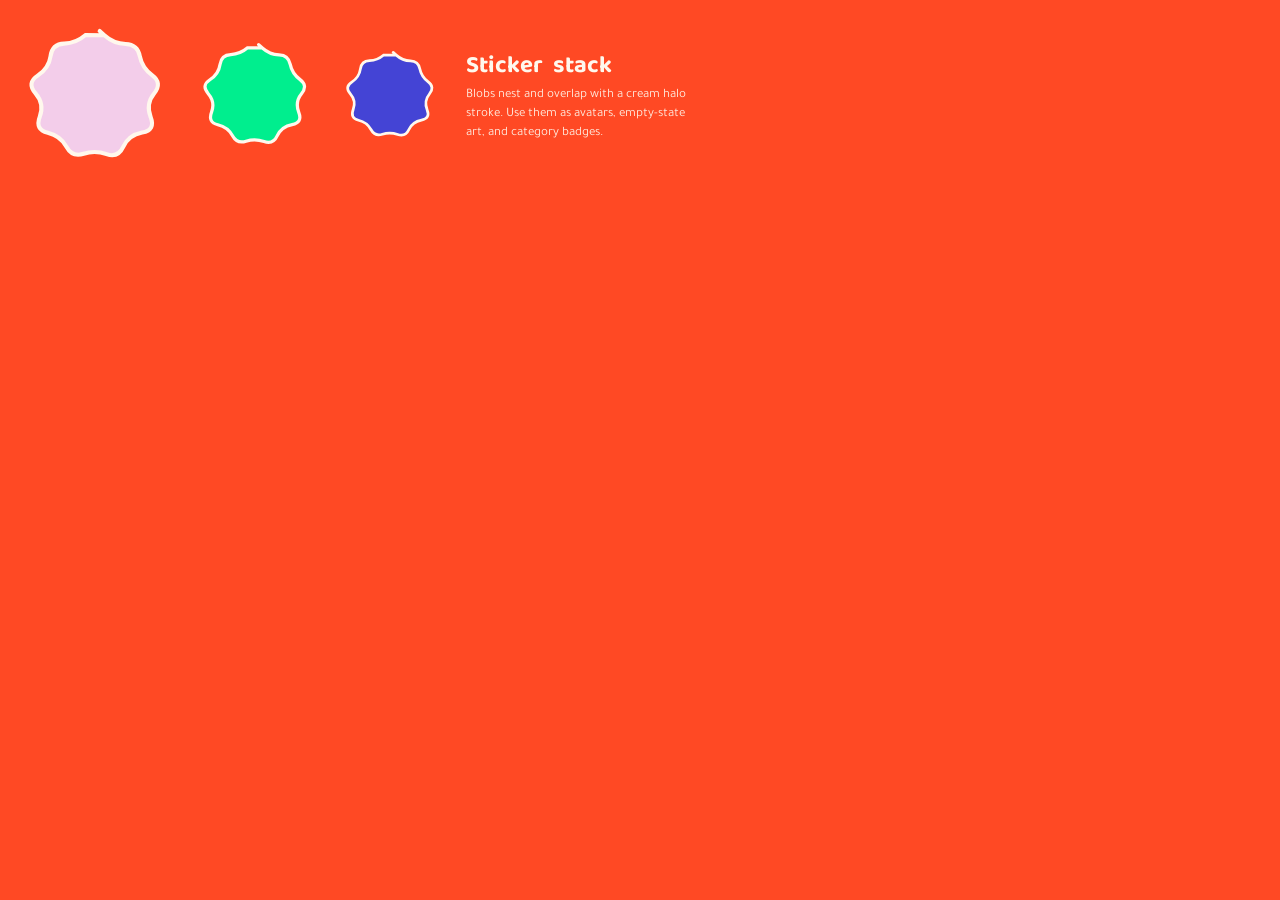
<file: Documentation/assets/Thalaja_Design_System/guidelines/brand-motif.card.html>
<!-- @dsCard group="Brand" viewport="700x240" name="Starburst motif" subtitle="Layered sticker blobs — the core decorative device" -->
<!DOCTYPE html>
<html lang="en">
<head>
<meta charset="utf-8">
<link rel="stylesheet" href="../styles.css">
<style>
  body { margin: 0; background: var(--red); padding: 20px; font-family: var(--font-body); }
  .stage { display: flex; gap: 26px; align-items: center; }
  .blob { position: relative; display: grid; place-items: center; }
  .blob svg { display: block; }
  .blob .inner { position: absolute; }
  .note { color: var(--cream); max-width: 230px; }
  .note h4 { font-family: var(--font-display); font-size: 24px; margin: 0 0 6px; }
  .note p { margin: 0; font-size: 13px; opacity: .92; }
</style>
</head>
<body>
  <div class="stage">
    <!-- lilac blob with stars -->
    <div class="blob" style="color:var(--lilac)">
      <svg viewBox="0 0 220 220" width="150" height="150"><path d="M 123.7 22.3 Q 110.0 10.0 123.7 22.3 Q 137.4 34.6 154.9 35.1 Q 172.4 35.7 175.7 52.9 Q 179.1 70.1 194.1 81.3 Q 209.1 92.5 196.7 107.8 Q 184.2 123.1 191.6 142.3 Q 199.1 161.4 179.2 165.1 Q 159.4 168.9 151.6 185.8 Q 143.8 202.7 126.9 196.8 Q 110.0 190.9 93.3 196.2 Q 76.7 201.6 68.1 185.9 Q 59.5 170.1 40.7 165.5 Q 21.8 160.9 29.0 142.0 Q 36.1 123.0 22.8 107.6 Q 9.4 92.3 25.9 81.6 Q 42.3 70.9 44.8 53.1 Q 47.2 35.2 64.8 34.6 Q 82.3 33.9 96.2 22.0 Z" fill="currentColor" stroke="var(--cream)" stroke-width="6"></path></svg>
    </div>
    <!-- mint blob -->
    <div class="blob" style="color:var(--mint)">
      <svg viewBox="0 0 220 220" width="118" height="118"><path d="M 123.7 22.3 Q 110.0 10.0 123.7 22.3 Q 137.4 34.6 154.9 35.1 Q 172.4 35.7 175.7 52.9 Q 179.1 70.1 194.1 81.3 Q 209.1 92.5 196.7 107.8 Q 184.2 123.1 191.6 142.3 Q 199.1 161.4 179.2 165.1 Q 159.4 168.9 151.6 185.8 Q 143.8 202.7 126.9 196.8 Q 110.0 190.9 93.3 196.2 Q 76.7 201.6 68.1 185.9 Q 59.5 170.1 40.7 165.5 Q 21.8 160.9 29.0 142.0 Q 36.1 123.0 22.8 107.6 Q 9.4 92.3 25.9 81.6 Q 42.3 70.9 44.8 53.1 Q 47.2 35.2 64.8 34.6 Q 82.3 33.9 96.2 22.0 Z" fill="currentColor" stroke="var(--cream)" stroke-width="6"></path></svg>
    </div>
    <!-- indigo blob -->
    <div class="blob" style="color:var(--indigo)">
      <svg viewBox="0 0 220 220" width="100" height="100"><path d="M 123.7 22.3 Q 110.0 10.0 123.7 22.3 Q 137.4 34.6 154.9 35.1 Q 172.4 35.7 175.7 52.9 Q 179.1 70.1 194.1 81.3 Q 209.1 92.5 196.7 107.8 Q 184.2 123.1 191.6 142.3 Q 199.1 161.4 179.2 165.1 Q 159.4 168.9 151.6 185.8 Q 143.8 202.7 126.9 196.8 Q 110.0 190.9 93.3 196.2 Q 76.7 201.6 68.1 185.9 Q 59.5 170.1 40.7 165.5 Q 21.8 160.9 29.0 142.0 Q 36.1 123.0 22.8 107.6 Q 9.4 92.3 25.9 81.6 Q 42.3 70.9 44.8 53.1 Q 47.2 35.2 64.8 34.6 Q 82.3 33.9 96.2 22.0 Z" fill="currentColor" stroke="var(--cream)" stroke-width="6"></path></svg>
    </div>
    <div class="note">
      <h4>Sticker stack</h4>
      <p>Blobs nest and overlap with a cream halo stroke. Use them as avatars, empty-state art, and category badges.</p>
    </div>
  </div>
</body>
</html>
</file>
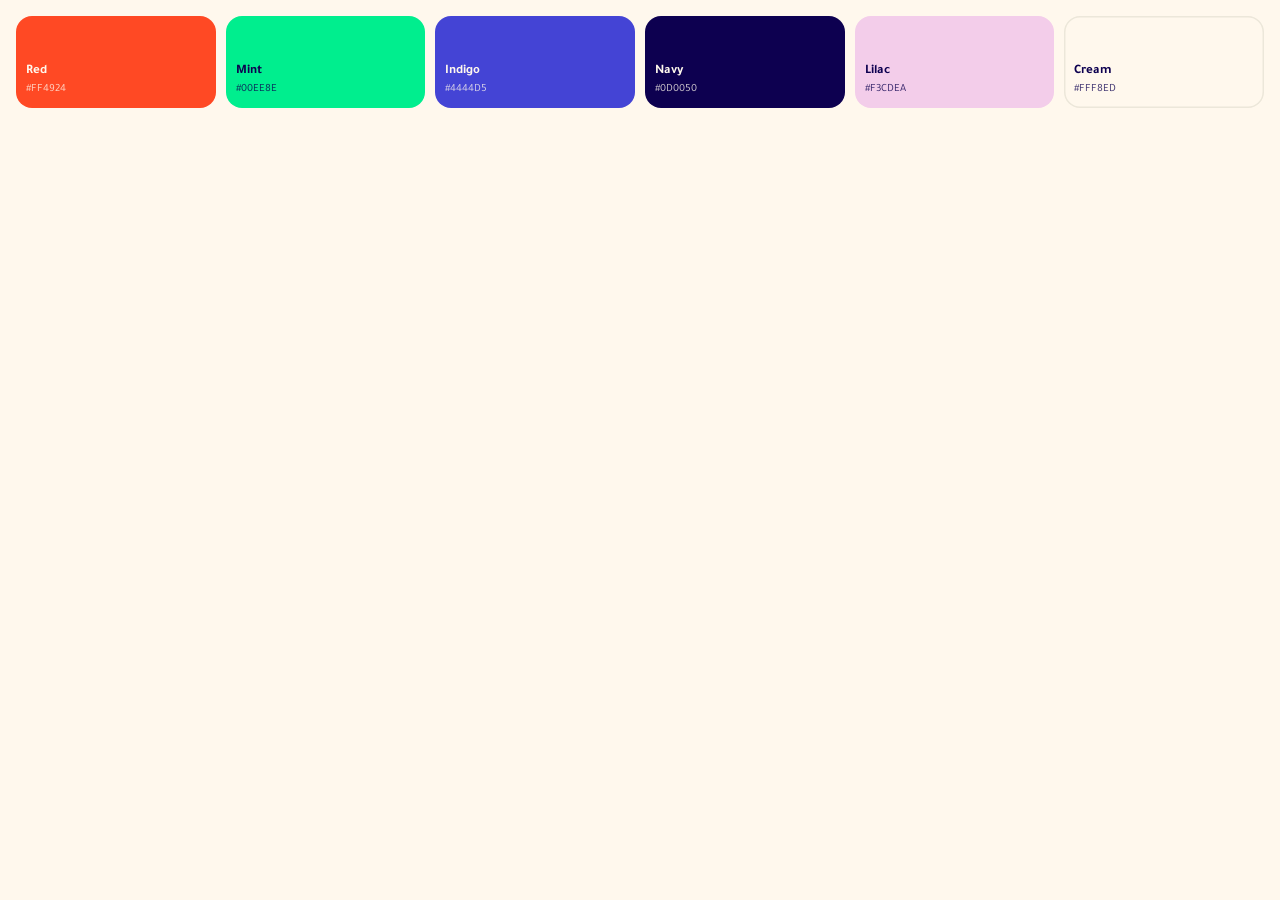
<file: Documentation/assets/Thalaja_Design_System/guidelines/colors-brand.card.html>
<!-- @dsCard group="Colors" viewport="700x150" name="Brand palette" subtitle="The six core brand colors from the Thalaja logo" -->
<!DOCTYPE html>
<html lang="en">
<head>
<meta charset="utf-8">
<link rel="stylesheet" href="../styles.css">
<style>
  body { margin: 0; background: var(--bg-app); padding: 16px; }
  .row { display: flex; gap: 10px; }
  .sw { flex: 1; height: 92px; border-radius: var(--radius-md); display: flex; flex-direction: column;
        justify-content: flex-end; padding: 10px; font-family: var(--font-body); }
  .sw .name { font-weight: 700; font-size: 13px; }
  .sw .hex { font-size: 11px; opacity: 0.8; font-variant-numeric: tabular-nums; }
  .ink-light { color: var(--cream); }
  .ink-dark { color: var(--navy); }
  .bordered { box-shadow: inset 0 0 0 1.5px var(--border-soft); }
</style>
</head>
<body>
  <div class="row">
    <div class="sw ink-light" style="background:var(--red)"><span class="name">Red</span><span class="hex">#FF4924</span></div>
    <div class="sw ink-dark" style="background:var(--mint)"><span class="name">Mint</span><span class="hex">#00EE8E</span></div>
    <div class="sw ink-light" style="background:var(--indigo)"><span class="name">Indigo</span><span class="hex">#4444D5</span></div>
    <div class="sw ink-light" style="background:var(--navy)"><span class="name">Navy</span><span class="hex">#0D0050</span></div>
    <div class="sw ink-dark" style="background:var(--lilac)"><span class="name">Lilac</span><span class="hex">#F3CDEA</span></div>
    <div class="sw ink-dark bordered" style="background:var(--cream)"><span class="name">Cream</span><span class="hex">#FFF8ED</span></div>
  </div>
</body>
</html>
</file>
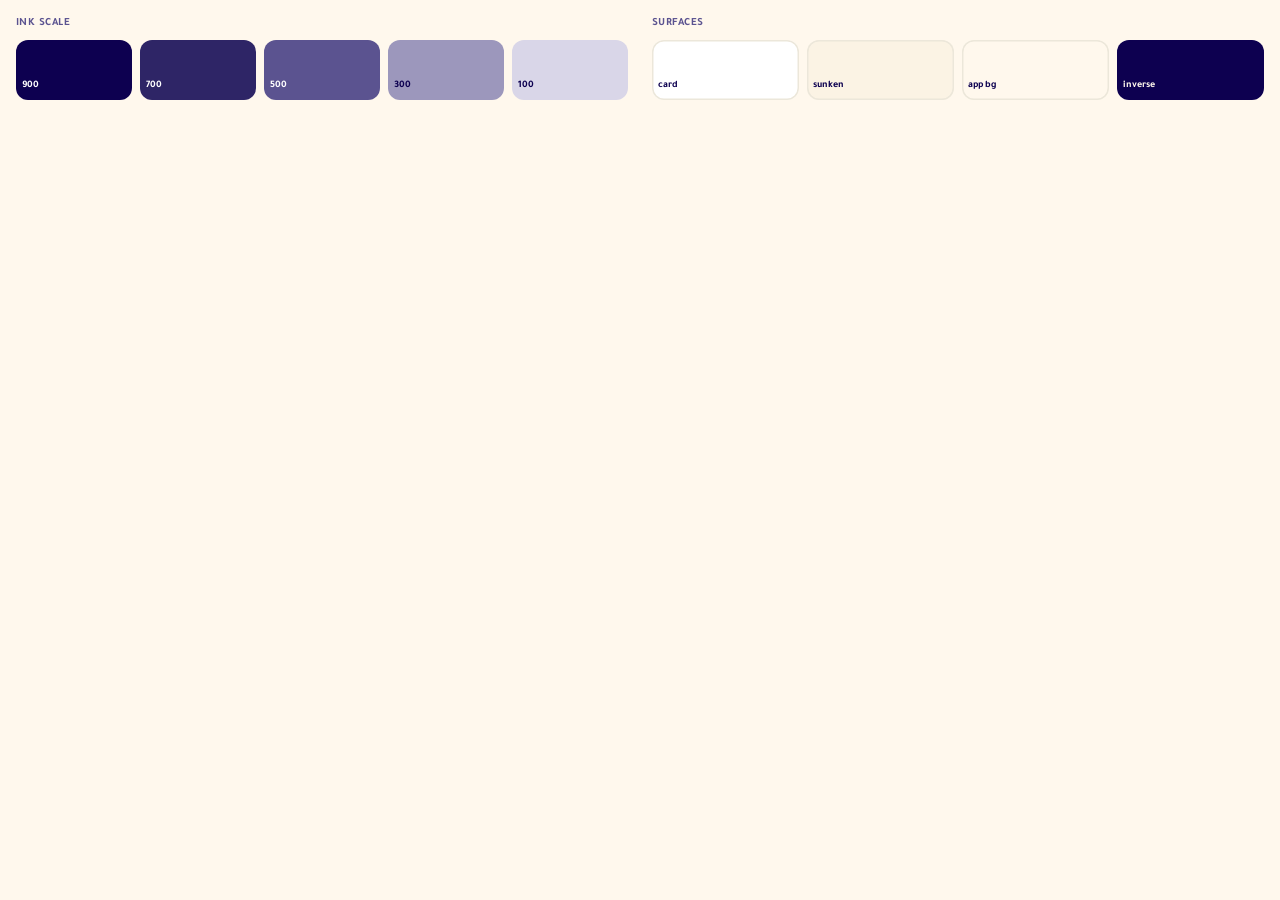
<file: Documentation/assets/Thalaja_Design_System/guidelines/colors-ink.card.html>
<!-- @dsCard group="Colors" viewport="700x150" name="Ink & surfaces" subtitle="Navy-based ink scale and the cream/white surface stack" -->
<!DOCTYPE html>
<html lang="en">
<head>
<meta charset="utf-8">
<link rel="stylesheet" href="../styles.css">
<style>
  body { margin: 0; background: var(--bg-app); padding: 16px; font-family: var(--font-body); }
  .wrap { display: flex; gap: 24px; }
  .block { flex: 1; }
  .label { font-size: 11px; font-weight: 700; color: var(--text-muted); margin-bottom: 8px; letter-spacing: .04em; text-transform: uppercase; }
  .row { display: flex; gap: 8px; }
  .chip { flex: 1; height: 60px; border-radius: var(--radius-sm); display: flex; align-items: flex-end; padding: 6px; font-size: 10px; font-weight: 600; }
  .chip.b { box-shadow: inset 0 0 0 1.5px var(--border-soft); }
</style>
</head>
<body>
  <div class="wrap">
    <div class="block">
      <div class="label">Ink scale</div>
      <div class="row">
        <div class="chip" style="background:var(--ink-900);color:#fff">900</div>
        <div class="chip" style="background:var(--ink-700);color:#fff">700</div>
        <div class="chip" style="background:var(--ink-500);color:#fff">500</div>
        <div class="chip" style="background:var(--ink-300);color:var(--navy)">300</div>
        <div class="chip" style="background:var(--ink-100);color:var(--navy)">100</div>
      </div>
    </div>
    <div class="block">
      <div class="label">Surfaces</div>
      <div class="row">
        <div class="chip b" style="background:var(--surface-card);color:var(--navy)">card</div>
        <div class="chip b" style="background:var(--surface-sunken);color:var(--navy)">sunken</div>
        <div class="chip b" style="background:var(--bg-app);color:var(--navy)">app bg</div>
        <div class="chip" style="background:var(--surface-inverse);color:var(--cream)">inverse</div>
      </div>
    </div>
  </div>
</body>
</html>
</file>
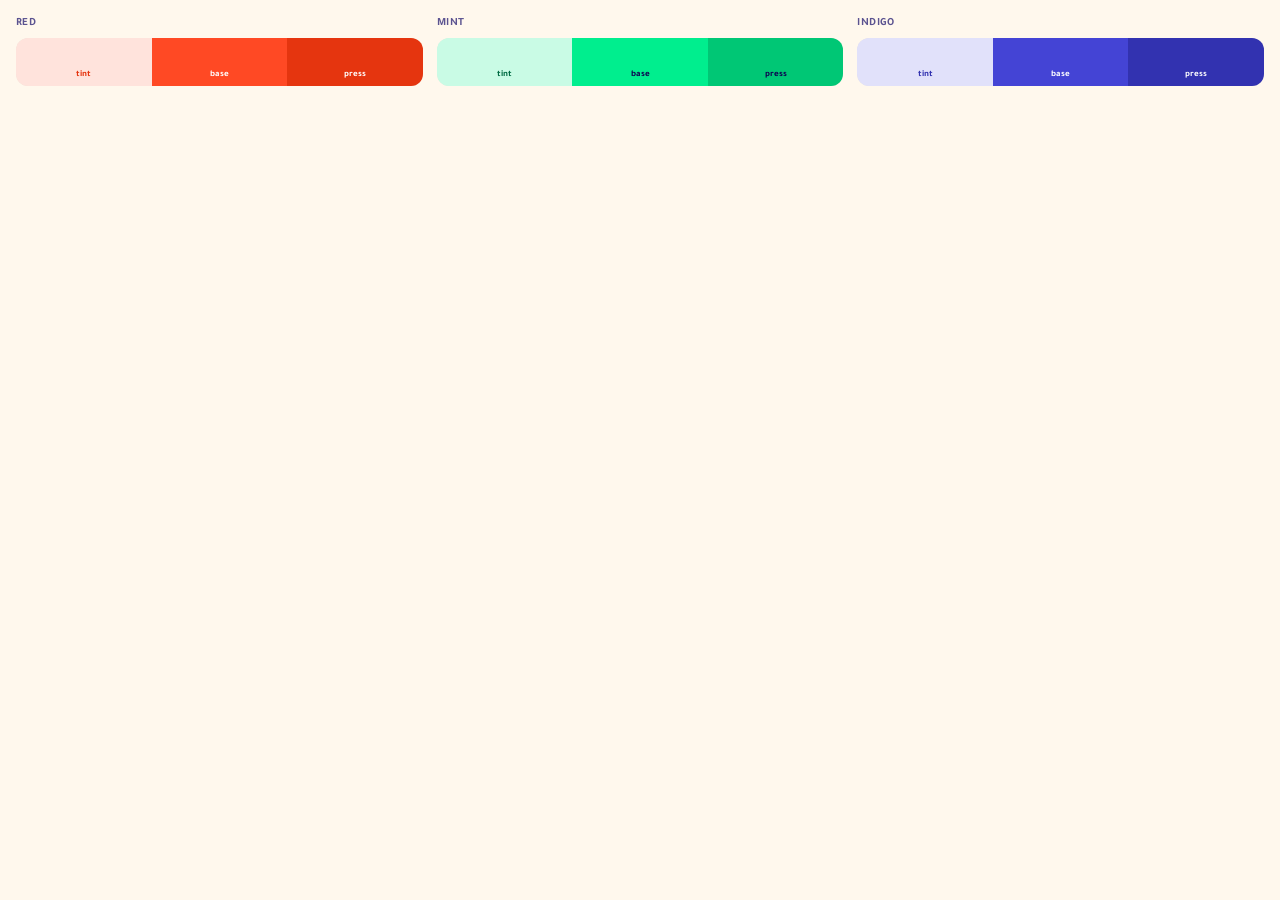
<file: Documentation/assets/Thalaja_Design_System/guidelines/colors-tints.card.html>
<!-- @dsCard group="Colors" viewport="700x150" name="Tints & ramps" subtitle="Soft fills and pressed shades for each action color" -->
<!DOCTYPE html>
<html lang="en">
<head>
<meta charset="utf-8">
<link rel="stylesheet" href="../styles.css">
<style>
  body { margin: 0; background: var(--bg-app); padding: 16px; font-family: var(--font-body); }
  .grid { display: grid; grid-template-columns: repeat(3, 1fr); gap: 14px; }
  .col { }
  .label { font-size: 11px; font-weight: 700; color: var(--text-muted); margin-bottom: 6px; letter-spacing: .04em; text-transform: uppercase; }
  .ramp { display: flex; border-radius: var(--radius-sm); overflow: hidden; height: 48px; box-shadow: inset 0 0 0 1.5px var(--border-soft); }
  .ramp span { flex: 1; display: flex; align-items: flex-end; justify-content: center; padding-bottom: 5px; font-size: 9px; font-weight: 700; }
</style>
</head>
<body>
  <div class="grid">
    <div class="col">
      <div class="label">Red</div>
      <div class="ramp">
        <span style="background:var(--red-tint);color:var(--red-press)">tint</span>
        <span style="background:var(--red);color:#fff">base</span>
        <span style="background:var(--red-press);color:#fff">press</span>
      </div>
    </div>
    <div class="col">
      <div class="label">Mint</div>
      <div class="ramp">
        <span style="background:var(--mint-tint);color:var(--success-ink)">tint</span>
        <span style="background:var(--mint);color:var(--navy)">base</span>
        <span style="background:var(--mint-press);color:var(--navy)">press</span>
      </div>
    </div>
    <div class="col">
      <div class="label">Indigo</div>
      <div class="ramp">
        <span style="background:var(--indigo-tint);color:var(--indigo-press)">tint</span>
        <span style="background:var(--indigo);color:#fff">base</span>
        <span style="background:var(--indigo-press);color:#fff">press</span>
      </div>
    </div>
  </div>
</body>
</html>
</file>
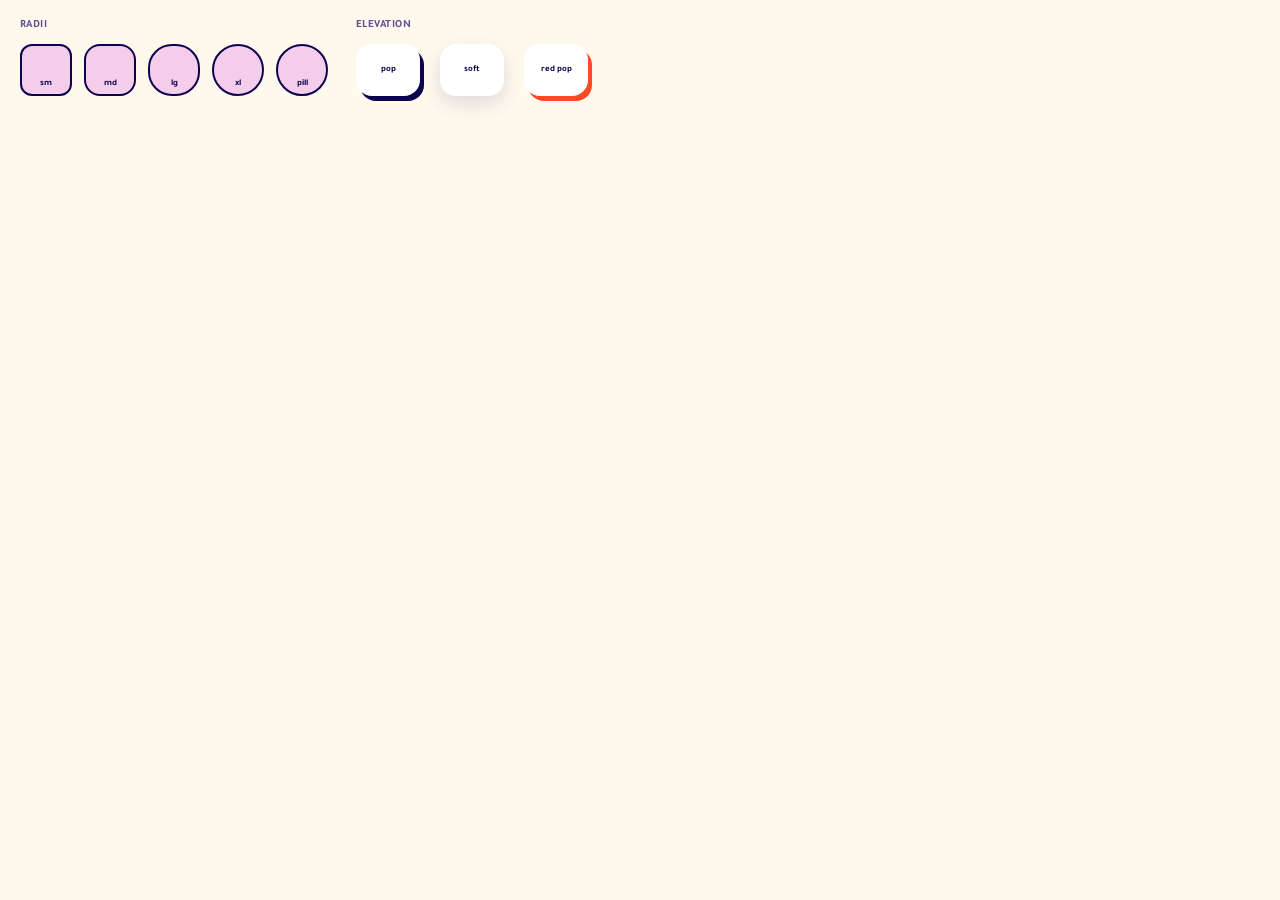
<file: Documentation/assets/Thalaja_Design_System/guidelines/radii-elevation.card.html>
<!-- @dsCard group="Spacing" viewport="700x180" name="Radii & elevation" subtitle="Rounded corners + the signature hard-pop shadow" -->
<!DOCTYPE html>
<html lang="en">
<head>
<meta charset="utf-8">
<link rel="stylesheet" href="../styles.css">
<style>
  body { margin: 0; background: var(--bg-app); padding: 18px 20px; font-family: var(--font-body); }
  .wrap { display: flex; gap: 28px; align-items: flex-start; }
  .group { }
  .label { font-size: 11px; font-weight: 700; color: var(--text-muted); margin-bottom: 10px; letter-spacing: .04em; text-transform: uppercase; }
  .radii { display: flex; gap: 12px; }
  .r { width: 52px; height: 52px; background: var(--lilac); border: 2px solid var(--navy); display:flex; align-items:flex-end; justify-content:center; font-size:9px; font-weight:700; color:var(--navy); padding-bottom:4px; }
  .shadows { display: flex; gap: 20px; }
  .sh { width: 64px; height: 52px; background: var(--white); border-radius: var(--radius-md); display:flex; align-items:center; justify-content:center; font-size:9px; font-weight:700; color:var(--navy); }
</style>
</head>
<body>
  <div class="wrap">
    <div class="group">
      <div class="label">Radii</div>
      <div class="radii">
        <div class="r" style="border-radius:var(--radius-sm)">sm</div>
        <div class="r" style="border-radius:var(--radius-md)">md</div>
        <div class="r" style="border-radius:var(--radius-lg)">lg</div>
        <div class="r" style="border-radius:var(--radius-xl)">xl</div>
        <div class="r" style="border-radius:var(--radius-pill)">pill</div>
      </div>
    </div>
    <div class="group">
      <div class="label">Elevation</div>
      <div class="shadows">
        <div class="sh" style="box-shadow:var(--shadow-pop)">pop</div>
        <div class="sh" style="box-shadow:var(--shadow-md)">soft</div>
        <div class="sh" style="box-shadow:var(--shadow-pop-red)">red pop</div>
      </div>
    </div>
  </div>
</body>
</html>
</file>
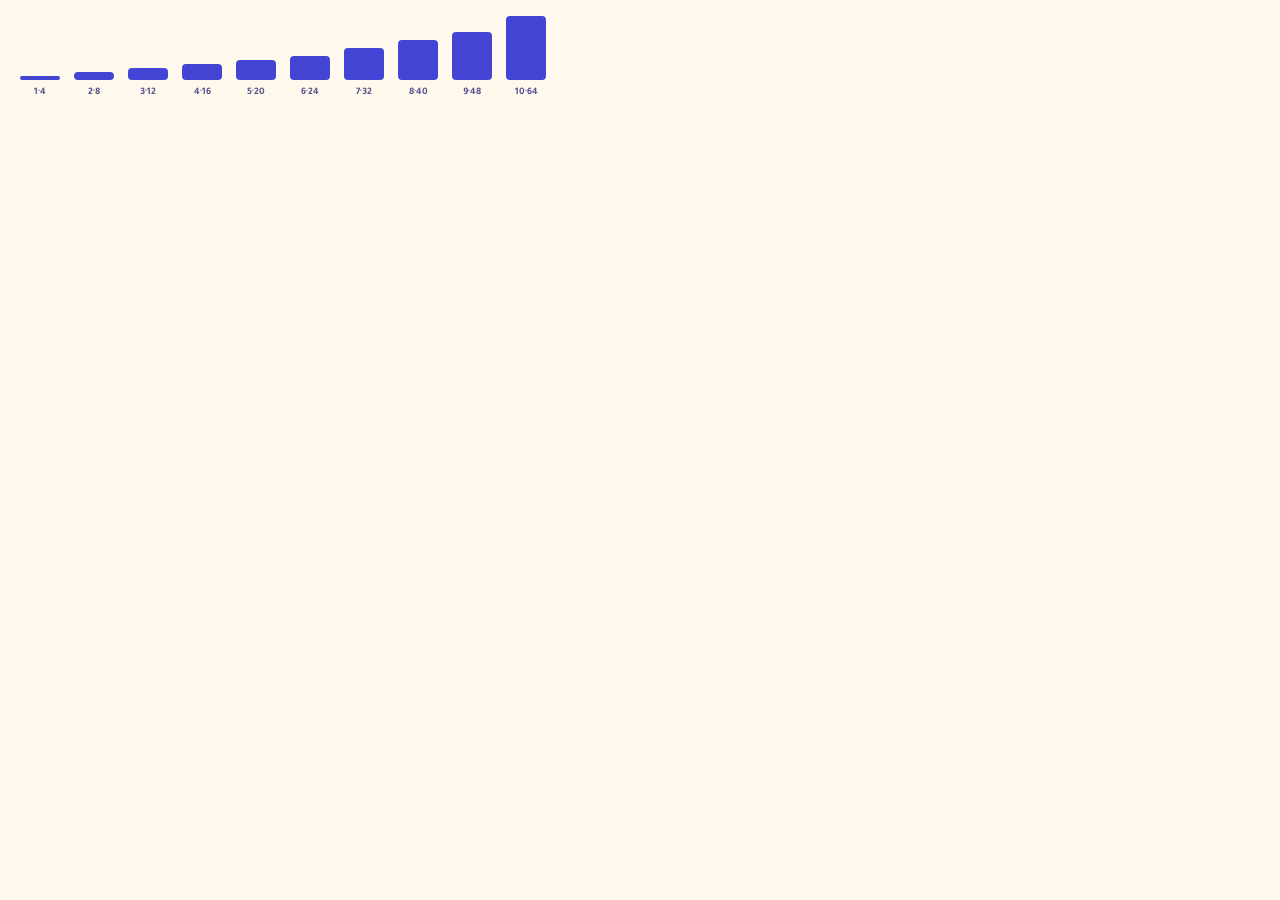
<file: Documentation/assets/Thalaja_Design_System/guidelines/spacing-scale.card.html>
<!-- @dsCard group="Spacing" viewport="700x150" name="Spacing scale" subtitle="4px base grid, tokens --space-1 → --space-10" -->
<!DOCTYPE html>
<html lang="en">
<head>
<meta charset="utf-8">
<link rel="stylesheet" href="../styles.css">
<style>
  body { margin: 0; background: var(--bg-app); padding: 16px 20px; font-family: var(--font-body); }
  .row { display: flex; align-items: flex-end; gap: 14px; }
  .item { display: flex; flex-direction: column; align-items: center; gap: 6px; }
  .bar { background: var(--indigo); border-radius: 4px; width: 100%; }
  .item span { font-size: 10px; color: var(--text-muted); font-weight: 700; }
  .item { width: 40px; }
</style>
</head>
<body>
  <div class="row">
    <div class="item"><div class="bar" style="height:4px"></div><span>1·4</span></div>
    <div class="item"><div class="bar" style="height:8px"></div><span>2·8</span></div>
    <div class="item"><div class="bar" style="height:12px"></div><span>3·12</span></div>
    <div class="item"><div class="bar" style="height:16px"></div><span>4·16</span></div>
    <div class="item"><div class="bar" style="height:20px"></div><span>5·20</span></div>
    <div class="item"><div class="bar" style="height:24px"></div><span>6·24</span></div>
    <div class="item"><div class="bar" style="height:32px"></div><span>7·32</span></div>
    <div class="item"><div class="bar" style="height:40px"></div><span>8·40</span></div>
    <div class="item"><div class="bar" style="height:48px"></div><span>9·48</span></div>
    <div class="item"><div class="bar" style="height:64px"></div><span>10·64</span></div>
  </div>
</body>
</html>
</file>
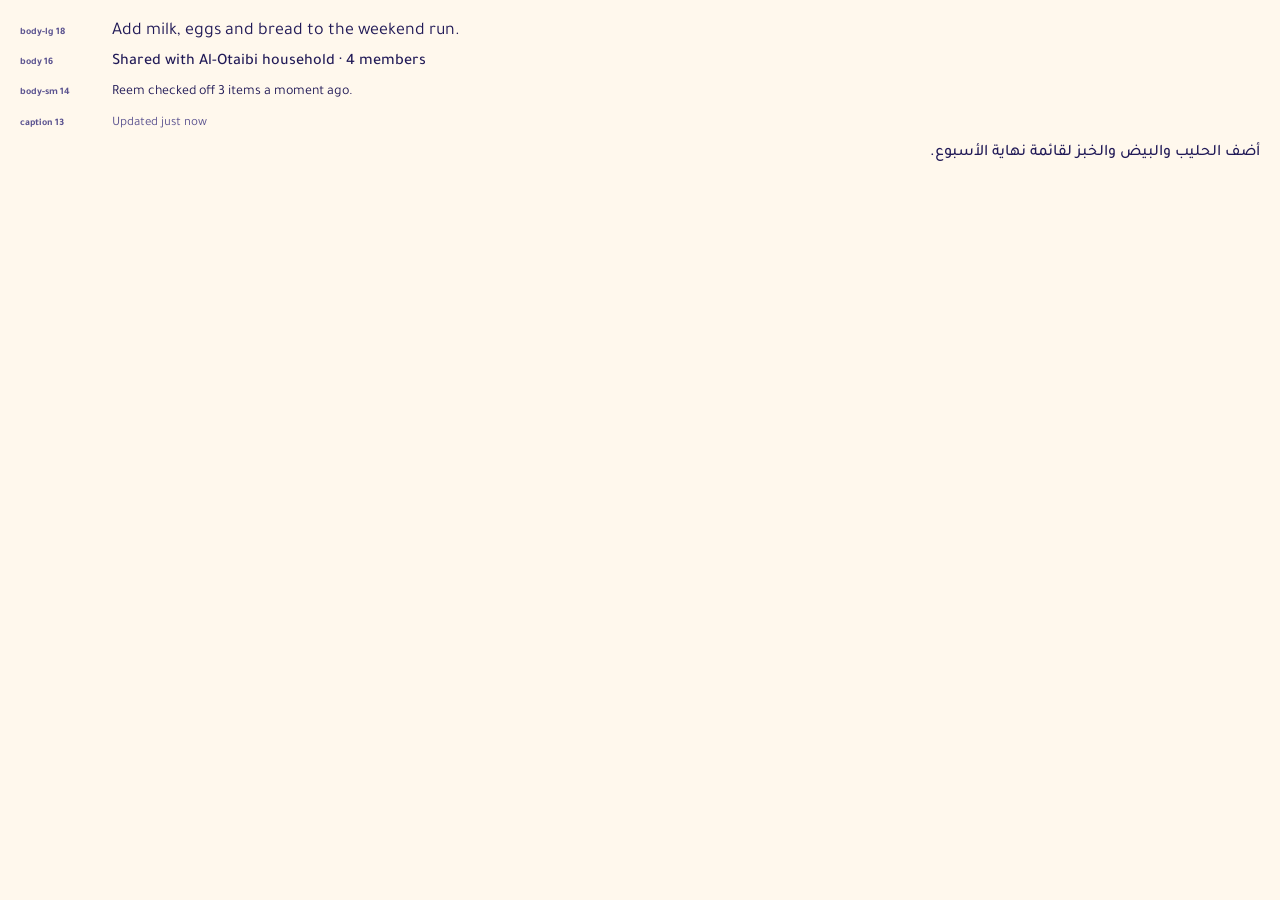
<file: Documentation/assets/Thalaja_Design_System/guidelines/type-body.card.html>
<!-- @dsCard group="Type" viewport="700x210" name="Body — Tajawal" subtitle="Clean bilingual UI text across sizes & weights" -->
<!DOCTYPE html>
<html lang="en">
<head>
<meta charset="utf-8">
<link rel="stylesheet" href="../styles.css">
<style>
  body { margin: 0; background: var(--bg-app); padding: 18px 20px; color: var(--text-body); font-family: var(--font-body); }
  .line { margin-bottom: 7px; }
  .tag { display:inline-block; width: 92px; font-size: 10px; color: var(--text-muted); font-weight: 700; }
</style>
</head>
<body>
  <div class="line"><span class="tag">body-lg 18</span><span style="font-size:18px">Add milk, eggs and bread to the weekend run.</span></div>
  <div class="line"><span class="tag">body 16</span><span style="font-size:16px;font-weight:500">Shared with Al-Otaibi household · 4 members</span></div>
  <div class="line"><span class="tag">body-sm 14</span><span style="font-size:14px">Reem checked off 3 items a moment ago.</span></div>
  <div class="line"><span class="tag">caption 13</span><span style="font-size:13px;color:var(--text-muted)">Updated just now</span></div>
  <div class="line" dir="rtl"><span style="font-size:16px;font-weight:500">أضف الحليب والبيض والخبز لقائمة نهاية الأسبوع.</span></div>
</body>
</html>
</file>
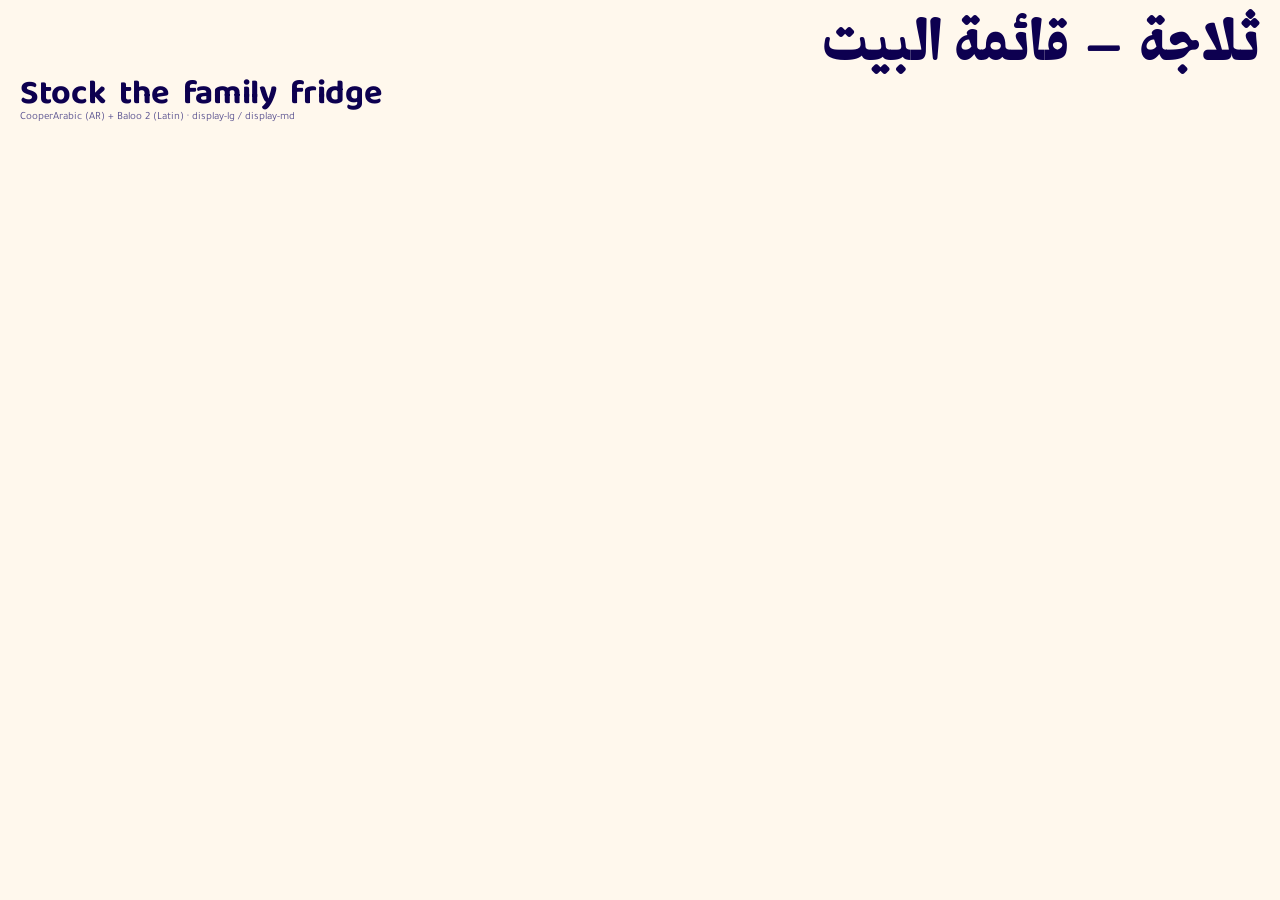
<file: Documentation/assets/Thalaja_Design_System/guidelines/type-display.card.html>
<!-- @dsCard group="Type" viewport="700x190" name="Display — Cooper Arabic" subtitle="Friendly rounded display for headings, bilingual AR/EN" -->
<!DOCTYPE html>
<html lang="en">
<head>
<meta charset="utf-8">
<link rel="stylesheet" href="../styles.css">
<style>
  body { margin: 0; background: var(--bg-app); padding: 18px 20px; color: var(--text-strong); }
  .d { font-family: var(--font-display); font-weight: 700; line-height: 1.05; letter-spacing: -.01em; }
  .meta { font-family: var(--font-body); font-size: 11px; color: var(--text-muted); margin-top: 2px; }
  .ar { direction: rtl; }
</style>
</head>
<body>
  <div class="d ar" style="font-size:46px">ثلاجة — قائمة البيت</div>
  <div class="d" style="font-size:34px; margin-top:6px">Stock the family fridge</div>
  <div class="meta">CooperArabic (AR) + Baloo 2 (Latin) · display-lg / display-md</div>
</body>
</html>
</file>
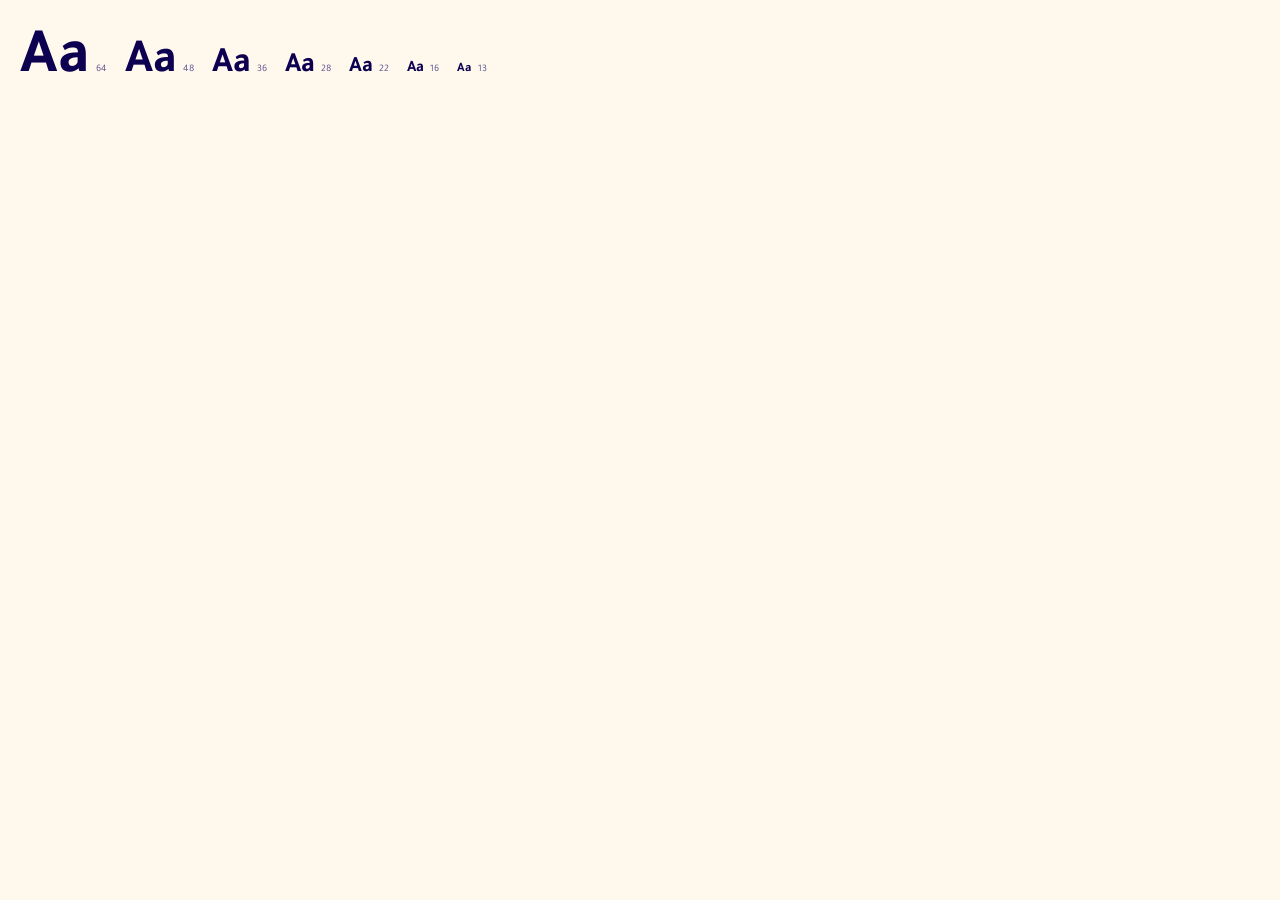
<file: Documentation/assets/Thalaja_Design_System/guidelines/type-scale.card.html>
<!-- @dsCard group="Type" viewport="700x150" name="Type scale" subtitle="The full step ramp from micro labels to hero display" -->
<!DOCTYPE html>
<html lang="en">
<head>
<meta charset="utf-8">
<link rel="stylesheet" href="../styles.css">
<style>
  body { margin: 0; background: var(--bg-app); padding: 16px 20px; color: var(--text-strong); font-family: var(--font-body); }
  .scale { display: flex; align-items: baseline; gap: 18px; flex-wrap: wrap; }
  .s { display: flex; align-items: baseline; gap: 6px; }
  .s b { font-weight: 700; }
  .s small { font-size: 10px; color: var(--text-muted); }
</style>
</head>
<body>
  <div class="scale">
    <div class="s"><b style="font-size:64px">Aa</b><small>64</small></div>
    <div class="s"><b style="font-size:48px">Aa</b><small>48</small></div>
    <div class="s"><b style="font-size:36px">Aa</b><small>36</small></div>
    <div class="s"><b style="font-size:28px">Aa</b><small>28</small></div>
    <div class="s"><b style="font-size:22px">Aa</b><small>22</small></div>
    <div class="s"><b style="font-size:16px">Aa</b><small>16</small></div>
    <div class="s"><b style="font-size:13px">Aa</b><small>13</small></div>
  </div>
</body>
</html>
</file>
<file: Documentation/assets/Thalaja_Design_System/styles.css>
/* ════════════════════════════════════════════════════════════
   THALAJA — Design System global entry point.
   Consumers link THIS file only. Imports-only by design.
   ════════════════════════════════════════════════════════════ */
@import url('tokens/fonts.css');
@import url('tokens/colors.css');
@import url('tokens/typography.css');
@import url('tokens/spacing.css');
@import url('tokens/radii.css');
@import url('tokens/shadows.css');
@import url('tokens/base.css');
</file>
